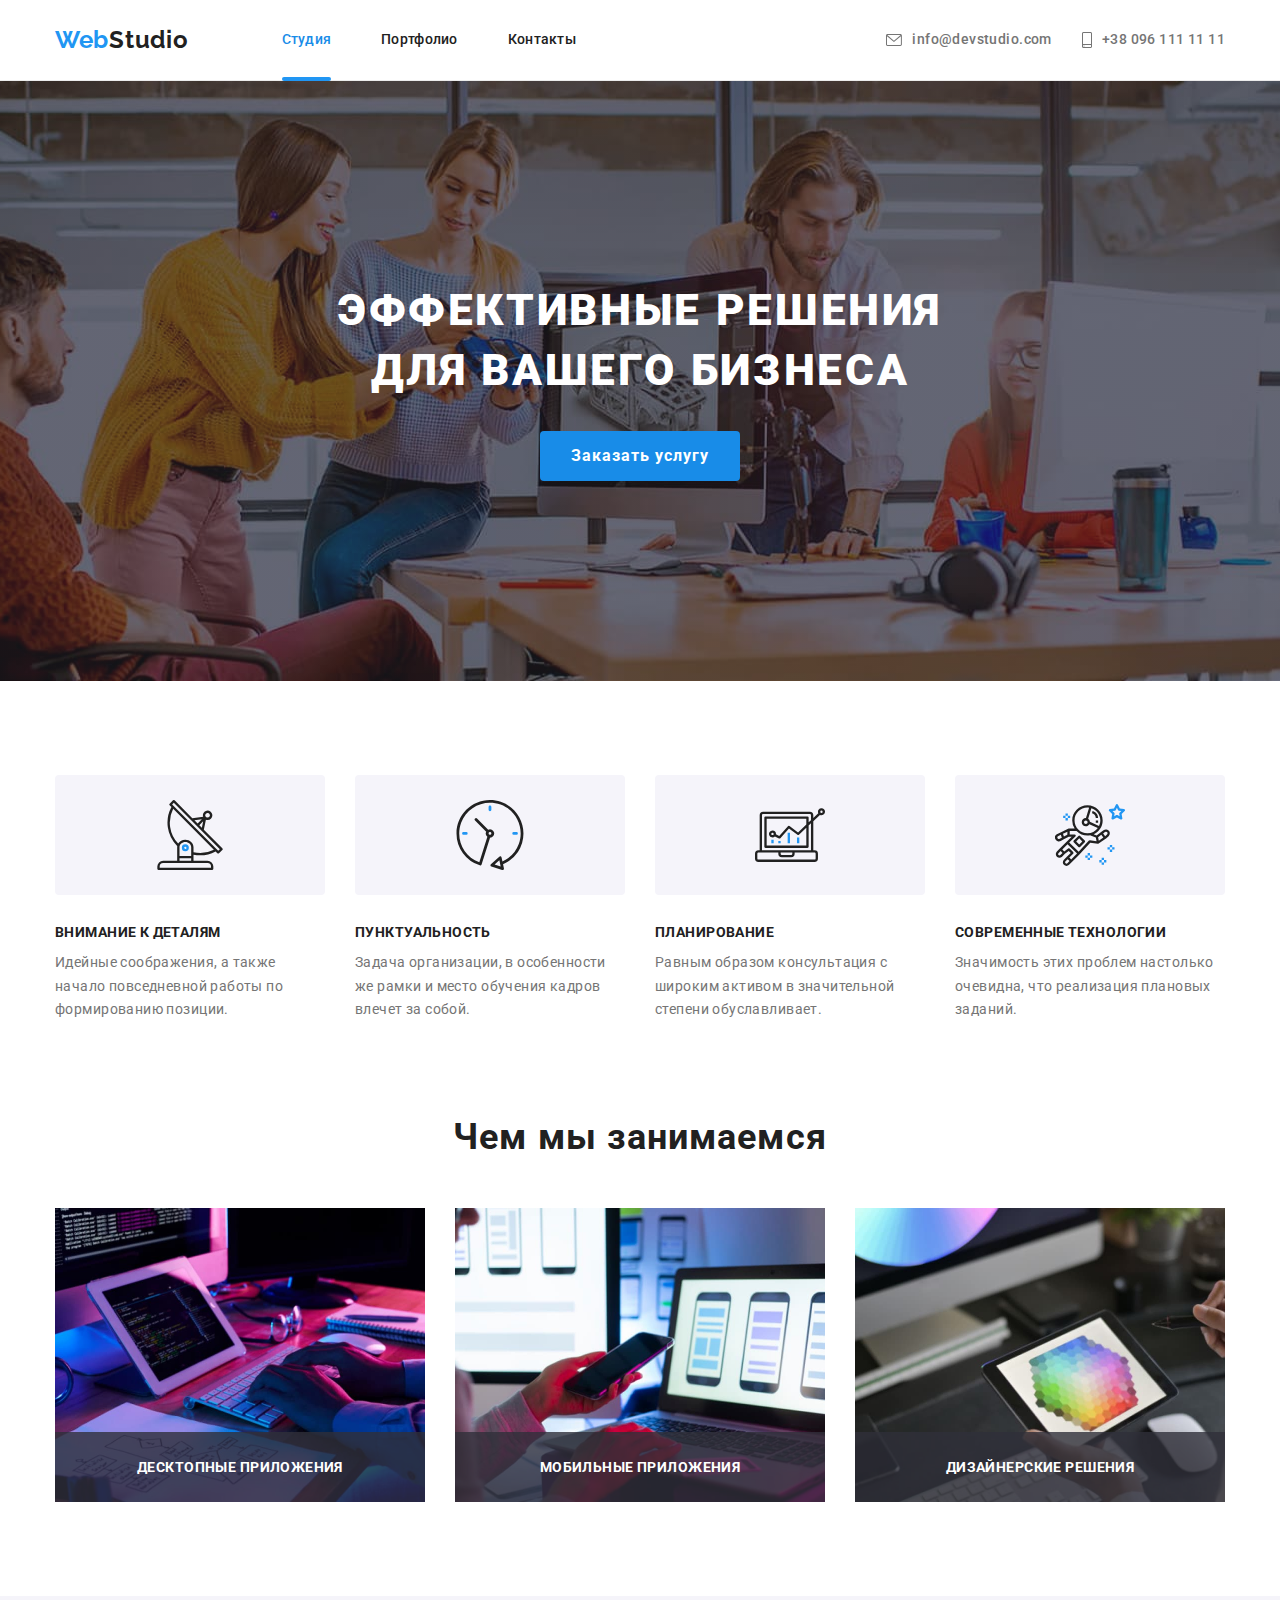
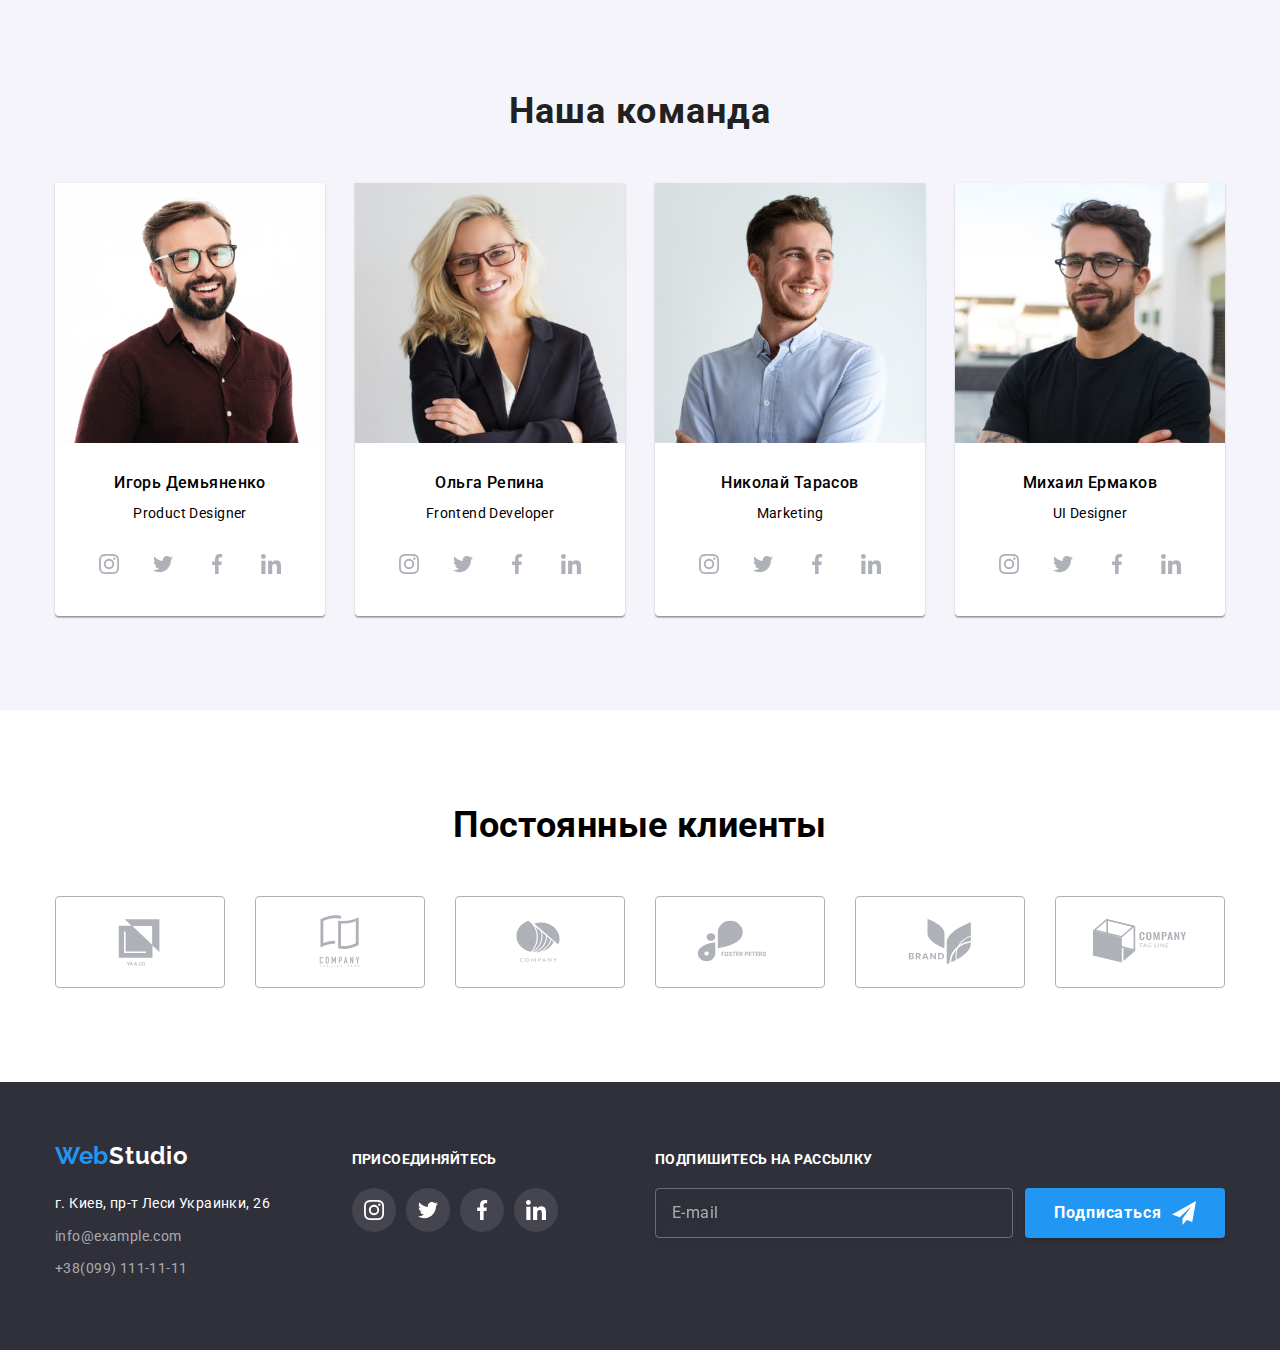
<file: index.html>
<!DOCTYPE html>
<html lang="ru">
  <head>
    <meta charset="UTF-8" />
    <meta http-equiv="X-UA-Compatible" content="IE=edge" />
    <meta name="viewport" content="width=device-width, initial-scale=1.0" />
    <title>WebStudio</title>

    <!-- <link rel="icon" type="image/png" sizes="16x16" href="./images/logo1.png" /> -->

    <link rel="icon" type="image/png" sizes="32x32" href="./favicon/logo1.png" />
    <link rel="icon" type="image/x-icon" sizes="32x32" href="./favicon/logo1.png" />
    
    <link rel="preconnect" href="https://fonts.googleapis.com" />
    <link rel="preconnect" href="https://fonts.gstatic.com" crossorigin />
    <link
      href="https://fonts.googleapis.com/css2?family=Raleway:wght@700&family=Roboto:wght@400;500;700;900&display=swap"
      rel="stylesheet"
    />
    <link rel="stylesheet" href="https://cdn.jsdelivr.net/npm/modern-normalize@1.1.0/modern-normalize.min.css" />
    <!-- <link rel="stylesheet" href="./css/styles.css" /> -->
    <link rel="stylesheet" href="./css/main.min.css" />
  </head>
  <body>
    <!-- Шапка сайта -->
    <!-- Верхняя линия -->
    <header class="page-header">
      <div class="container">
        <div class="page-header__nav">          
          <a href="./index.html" class="logo logo-tablet" lang="en">Web<span class="logo-dark">Studio</span></a>

          <button type="button" class="menu-button is-open" aria-expanded="false" aria-controls="menu-container" data-menu-button>
            
            <svg width="40" height="40" aria-label="Переключатель мобильного меню">
              <use class="icon-cross" href="./images/sprite.svg#cross"></use>
              <use class="icon-menu" href="./images/sprite.svg#menu"></use>
            </svg>
          </button>

          <div class="menu-container" id="menu-container" data-menu>

            
            <div class="menu-container__mobile">
              <ul class="site-nav list">
                <li class="site-nav__item">
                  <a class="site-nav__link site-nav__link--current" href="">Студия</a>
                </li>
                <li class="site-nav__item  site-nav__item--indent">
                  <a class="site-nav__link" href="./portfolio.html">Портфолио</a>
                </li>
                <li class="site-nav__item">
                  <a class="site-nav__link" href="">Контакты</a>
                </li>
              </ul>
              
              <div class="auth-nav">
                <ul class="auth-nav__item--size list">
                  <li class="auth-nav__item">
                    <a class="auth-nav__link link" href="">
                      <svg class="auth-nav__icon" width="16" height="12">
                        <use href="./images/symbol-defs.svg#mail"></use>
                      </svg>
                      info@devstudio.com</a>
                  </li>
                  <li class="auth-nav__item">
                    <a class="auth-nav__link auth-nav__link--tel link" href="">
                      <svg class="auth-nav__icon" width="10" height="16">
                        <use href="./images/symbol-defs.svg#phone"></use>
                      </svg>
                      +38 096 111 11 11</a>
                  </li>
                </ul>
              
                <ul class="socials-mobile">
                  <li class="socials-mobile__item"><a class="socials-mobile__link" href="">Instagram</a></li>
                  <li class="socials-mobile__item"><a class="socials-mobile__link" href="">Twitter</a></li>
                  <li class="socials-mobile__item"><a class="socials-mobile__link" href="">Facebook</a></li>
                  <li class="socials-mobile__item"><a class="socials-mobile__link" href="">LinkedIn</a></li>
                </ul>
              </div>

            </div>


                     
            
          </div>          
        </div>
      </div>      
    </header>
    
    <main>
      <!-- Герой -->
      <!-- Шапка -->
      <section class="hero">
        <div class="container">
          <h1 class="hero__title" data-open-modal>Эффективные решения для вашего бизнеса</h1>
          <button class="button" type="button" data-modal-open>Заказать услугу</button>
        </div>
      </section>
      


      <!-- Преимущества -->
      <!-- Особенности -->
      <section class="features">
        <div class="container">
          <ul class="features__list">
            <li class="features__column">
              <div class="features__icon ">
                <svg class="" width="70" height="70">
                  <use href="./images/symbol-defs.svg#antenna"></use>
                </svg>
              </div>
              <h3 class=" features__title">Внимание к деталям</h3>
              <p class=" features__text">
                Идейные соображения, а также начало повседневной работы по формированию позиции.
              </p>
            </li>

            <li class="features__column">
              <div class="features__icon ">
                <svg class="" width="70" height="70">
                  <use href="./images/symbol-defs.svg#clock"></use>
                </svg>
              </div>
              <h3 class=" features__title">Пунктуальность</h3>
              <p class=" features__text">
                Задача организации, в особенности же рамки и место обучения кадров влечет за собой.
              </p>
            </li>
            <li class="features__column">
              <div class="features__icon ">
                <svg class="" width="70" height="70">
                  <use href="./images/symbol-defs.svg#diagram"></use>
                </svg>
              </div>
              <h3 class=" features__title">Планирование</h3>
              <p class=" features__text">
                Равным образом консультация с широким активом в значительной степени обуславливает.
              </p>
            </li>
            <li class="features__column">
              <div class="features__icon ">
                <svg class="" width="70" height="70">
                  <use href="./images/symbol-defs.svg#astronaut"></use>
                </svg>
              </div>
              <h3 class=" features__title">Современные технологии</h3>
              <p class=" features__text">
                Значимость этих проблем настолько очевидна, что реализация плановых заданий.
              </p>
            </li>
          </ul>
        </div>
      </section>
      
      <!-- Чем мы занимаемся -->
      <section class="work">
        <div class="container">
          <h2 class="work__title">Чем мы занимаемся</h2>
          <!-- Examples -->
          <ul class="work__picture">
            <li class="work__picture-label ">
              <div class="">

                <img srcset="
                    ./images/examples/img-1-370.jpg 370w,
                    ./images/examples/img@2x-1-740.jpg 740w" 
                    src="./images/examples/img-1-370.jpg"
                    alt="Процес написания кода"
                    width="370" 
                    sizes="(min-width: 1200px) 100vw, 100vw">

                <!-- <img src="./images/box1.png" alt="Процес написания кода" width="370" /> -->

                <div class="work__list flexy">
                  <p class="work__text">
                    Десктопные приложения
                  </p>                
                </div>
              </div>
              
            </li>
            <li class="work__picture-label">
              <div class="">

                <img srcset="
                    ./images/examples/img-2-370.jpg 370w,
                    ./images/examples/img@2x-2-740.jpg 740w" 
                    src="./images/examples/img-2-370.jpg"
                  alt="Варианты разметки контента на телефоне" 
                  width="370" 
                  sizes="(min-width: 1200px) 100vw, 100vw">

                <!-- <img src="./images/box2.png" alt="Варианты разметки контента на телефоне" width="370" /> -->

                <div class="work__list flexy">
                  <p class="work__text">
                    Мобильные приложения
                  </p>
                </div>
              </div>              
            </li>
            <li class="work__picture-label">
              <div class="">

                <img srcset="
                    ./images/examples/img-3-370.jpg 370w,
                    ./images/examples/img@2x-3-740.jpg 740w" 
                    src="./images/examples/img-3-370.jpg"
                  alt="Подбор цвета с кругового понтонника" 
                  width="370" 
                  sizes="(min-width: 1200px) 100vw, 100vw">

                <!-- <img src="./images/box3.png" alt="Подбор цвета с кругового понтонника" width="370" /> -->

                <div class="work__list flexy">
                  <p class="work__text">
                    Дизайнерские решения
                  </p>
                </div>
              </div>              
            </li>
          </ul>
        </div>
      </section>

      <!-- Наша команда -->
      <section class="team">
        <div class="container">
          <h2 class="team__title">Наша команда</h2>

          <ul class="team__row">
            <li class="team__column "> 

              <img srcset="
                ./images/team/img-450.jpg 1x, 
                ./images/team/img-900@2x.jpg 2x,
                ./images/team/img-450.jpg  450w, 
                ./images/team/img-900.jpg  900w,
                ./images/team/img-450.jpg  354w, 
                ./images/team/img-900.jpg  708w,
                ./images/team/img-450.jpg  270w, 
                ./images/team/img-900.jpg  540w," 
                src="./images/team/img-450.jpg" 
                alt="Игорь Демьяненко, дизайнер продукта " 
                width="450"
                sizes="(min-width: 1200px) 25vw, (min-width: 768px) 50vw, (min-width: 480px) 100vw, 100vw" />

              <div class="team__about">
                <h3 class="team__title-info">Игорь Демьяненко</h3>
                <p class="team__profesion " lang="en">Product Designer</p>

                <ul class="social-row flexy">
                  <li class="social-row__icon">
                    <a class="social-row__link flexy" href="https://www.instagram.com" rel="">
                      <svg class="social-row__link-svg" width="20" height="20">
                        <use href="./images/symbol-defs.svg#instagram"></use>
                      </svg>
                    </a>
                  </li>
                  <li class="social-row__icon">
                    <a class="social-row__link flexy" href="https://www.twitter.com" rel="">
                      <svg class="social-row__link-svg" width="20" height="20">
                        <use href="./images/symbol-defs.svg#twitter"></use>
                      </svg>
                    </a>
                  </li>
                  <li class="social-row__icon">
                    <a class="social-row__link flexy" href="https://www.facebook.com" rel="">
                      <svg class="social-row__link-svg" width="20" height="20">
                        <use href="./images/symbol-defs.svg#facebook"></use>
                      </svg>
                    </a>
                  </li>
                  <li class="social-row__icon">
                    <a class="social-row__link flexy" href="https://www.facebook.com" rel="">
                      <svg class="social-row__link-svg" width="20" height="20">
                        <use href="./images/symbol-defs.svg#linkedin"></use>
                      </svg>
                    </a>
                  </li>
                </ul>
              </div>
            </li>

            <li class="team__column ">

              <img srcset="
                  ./images/team/img(1)-450.jpg 1x, 
                  ./images/team/img(1)@2x-900.jpg 2x,
                  ./images/team/img(1)-450.jpg  450w, 
                  ./images/team/img(1)-900.jpg  900w,
                  ./images/team/img(1)-450.jpg  354w, 
                  ./images/team/img(1)-900.jpg  708w,
                  ./images/team/img(1)-450.jpg  270w, 
                  ./images/team/img(1)-900.jpg  540w," 
                  src="./images/team/img(1)-450.jpg" alt="Ольга Репина, фронтенд-разработчик" width="450"
                sizes="(min-width: 1200px) 25vw, (min-width: 768px) 50vw, (min-width: 480px) 100vw, 100vw" />

              <!-- <img src="./images/img(1).jpg" alt="Ольга Репина, фронтенд-разработчик" width="450" /> -->

              <div class="team__about">
                <h3 class="team__title-info">Ольга Репина</h3>
                <p class="team__profesion " lang="en">Frontend Developer</p>

                <ul class="social-row flexy">
                  <li class="social-row__icon">
                    <a class="social-row__link flexy" href="https://www.instagram.com" rel="">
                      <svg class="social-row__link-svg" width="20" height="20">
                        <use href="./images/symbol-defs.svg#instagram"></use>
                      </svg>
                    </a>
                  </li>
                  <li class="social-row__icon">
                    <a class="social-row__link flexy" href="https://www.twitter.com" rel="">
                      <svg class="social-row__link-svg" width="20" height="20">
                        <use href="./images/symbol-defs.svg#twitter"></use>
                      </svg>
                    </a>
                  </li>
                  <li class="social-row__icon">
                    <a class="social-row__link flexy" href="https://www.facebook.com" rel="">
                      <svg class="social-row__link-svg" width="20" height="20">
                        <use href="./images/symbol-defs.svg#facebook"></use>
                      </svg>
                    </a>
                  </li>
                  <li class="social-row__icon">
                    <a class="social-row__link flexy" href="https://www.facebook.com" rel="">
                      <svg class="social-row__link-svg" width="20" height="20">
                        <use href="./images/symbol-defs.svg#linkedin"></use>
                      </svg>
                    </a>
                  </li>
                </ul>
              </div>
            </li>
            <li class="team__column ">

              <img srcset="
                  ./images/team/img(2)-450.jpg 1x, 
                  ./images/team/img(2)@2x-900.jpg 2x,
                  ./images/team/img(2)-450.jpg  450w, 
                  ./images/team/img(2)-900.jpg  900w,
                  ./images/team/img(2)-450.jpg  354w, 
                  ./images/team/img(2)-900.jpg  708w,
                  ./images/team/img(2)-450.jpg  270w, 
                  ./images/team/img(2)-900.jpg  540w," 
                  src="./images/team/img(2)-450.jpg" alt="Николай Тарасов, маркетолог" width="450"
                sizes="(min-width: 1200px) 25vw, (min-width: 768px) 50vw, (min-width: 480px) 100vw, 100vw" />

              <!-- <img src="./images/img(2).jpg" alt="Николай Тарасов, маркетолог" width="450" /> -->

              <div class="team__about">
                <h3 class="team__title-info">Николай Тарасов</h3>
                <p class="team__profesion " lang="en">Marketing</p>

                <ul class="social-row flexy">
                  <li class="social-row__icon">
                    <a class="social-row__link flexy" href="https://www.instagram.com" rel="">
                      <svg class="social-row__link-svg" width="20" height="20">
                        <use href="./images/symbol-defs.svg#instagram"></use>
                      </svg>
                    </a>
                  </li>
                  <li class="social-row__icon">
                    <a class="social-row__link flexy" href="https://www.twitter.com" rel="">
                      <svg class="social-row__link-svg" width="20" height="20">
                        <use href="./images/symbol-defs.svg#twitter"></use>
                      </svg>
                    </a>
                  </li>
                  <li class="social-row__icon">
                    <a class="social-row__link flexy" href="https://www.facebook.com" rel="">
                      <svg class="social-row__link-svg" width="20" height="20">
                        <use href="./images/symbol-defs.svg#facebook"></use>
                      </svg>
                    </a>
                  </li>
                  <li class="social-row__icon">
                    <a class="social-row__link flexy" href="https://www.facebook.com" rel="">
                      <svg class="social-row__link-svg" width="20" height="20">
                        <use href="./images/symbol-defs.svg#linkedin"></use>
                      </svg>
                    </a>
                  </li>
                </ul>
              </div>
            </li>
            <li class="team__column ">

              <img srcset="
                  ./images/team/img(3)-450.jpg 1x, 
                  ./images/team/img(3)@2x-900.jpg 2x,
                  ./images/team/img(3)-450.jpg  450w, 
                  ./images/team/img(3)-900.jpg  900w,
                  ./images/team/img(3)-450.jpg  354w, 
                  ./images/team/img(3)-900.jpg  708w,
                  ./images/team/img(3)-450.jpg  270w, 
                  ./images/team/img(3)-900.jpg  540w," 
                  src="./images/team/img(3)-450.jpg" alt="Михаил Ермаков, дизайнер пользовательского интерфейса" width="450"
                sizes="(min-width: 1200px) 25vw, (min-width: 768px) 50vw, (min-width: 480px) 100vw, 100vw" />

              <!-- <img src="./images/img(3).jpg" alt="Михаил Ермаков, дизайнер пользовательского интерфейса" width="450" /> -->

              <div class="team__about">
                <h3 class="team__title-info">Михаил Ермаков</h3>
                <p class="team__profesion " lang="en">UI Designer</p>

                <ul class="social-row flexy">
                  <li class="social-row__icon">
                    <a class="social-row__link flexy" href="https://www.instagram.com" rel="">
                      <svg class="social-row__link-svg" width="20" height="20">
                        <use href="./images/symbol-defs.svg#instagram"></use>
                      </svg>
                    </a>
                  </li>
                  <li class="social-row__icon">
                    <a class="social-row__link flexy" href="https://www.twitter.com" rel="">
                      <svg class="social-row__link-svg" width="20" height="20">
                        <use href="./images/symbol-defs.svg#twitter"></use>
                      </svg>
                    </a>
                  </li>
                  <li class="social-row__icon">
                    <a class="social-row__link flexy" href="https://www.facebook.com" rel="">
                      <svg class="social-row__link-svg" width="20" height="20">
                        <use href="./images/symbol-defs.svg#facebook"></use>
                      </svg>
                    </a>
                  </li>
                  <li class="social-row__icon">
                    <a class="social-row__link flexy" href="https://www.facebook.com" rel="">
                      <svg class="social-row__link-svg" width="20" height="20">
                        <use href="./images/symbol-defs.svg#linkedin"></use>
                      </svg>
                    </a>
                  </li>
                </ul>
              </div>
            </li>
          </ul>
        </div>
      </section>

      <!-- Постоянные клиенты -->
      <section class="clients">
        <div class="container">
          <h2 class="clients__title">Постоянные клиенты</h2>
          <ul class="clients__row">
            <li class="clients__inner">
              <a class="clients__label flexy" href="#" rel="noopener noreferrer">
                <svg class="clients__icon" width="106" height="60">
                  <use href="./images/symbol-defs.svg#ya-and-co"></use>
                </svg>
              </a>
            </li>
            <li class="clients__inner">
              <a class="clients__label flexy" href="#" rel="noopener noreferrer">
                <svg class="clients__icon" width="106" height="60">
                  <use href="./images/symbol-defs.svg#company-tagline-here"></use>
                </svg>
              </a>
            </li>
            <li class="clients__inner">
              <a class="clients__label flexy" href="#" rel="noopener noreferrer">
                <svg class="clients__icon" width="106" height="60">
                  <use href="./images/symbol-defs.svg#company"></use>
                </svg>
              </a>
            </li>
            <li class="clients__inner">
              <a class="clients__label flexy" href="#" rel="noopener noreferrer">
                <svg class="clients__icon" width="106" height="60">
                  <use href="./images/symbol-defs.svg#foster-peters"></use>
                </svg>
              </a>
            </li>
            <li class="clients__inner">
              <a class="clients__label flexy" href="#" rel="noopener noreferrer">
                <svg class="clients__icon" width="106" height="60">
                  <use href="./images/symbol-defs.svg#brand"></use>
                </svg>
              </a>
            </li>
            <li class="clients__inner">
              <a class="clients__label flexy" href="#" rel="noopener noreferrer">
                <svg class="clients__icon" width="106" height="60">
                  <use href="./images/symbol-defs.svg#company-tag-line"></use>
                </svg>
              </a>
            </li>
          </ul>
        </div>
      </section>
    </main>

    <!-- Футер -->    
    <!-- Подвал -->
    <footer class="page-footer">
      <div class="container">
        <div class="page-footer__box flexy">

          <div class="page-footer__vraper">
            <!-- Logo-address -->
            <div class="page-footer__logo-address">
              <a href="" class="logo page-footer__logo" lang="en">Web<span class="page-footer__logo-white" lang="en">Studio</span>
              </a>
            
              <address class="">
                <ul class="page-footer__link">
                  <li class="page-footer__item">
                    <a href="г.Киев,пр-тЛесиУкраинки,26" class="page-footer__address">г. Киев, пр-т Леси Украинки, 26</a>
                    
                  </li>
                  <li class="page-footer__item">
                    <a href="info@example.com" class="page-footer__links">info@example.com</a>
                  </li>
                  <li class="page-footer__item">
                    <a href="tel:+380991111111" class="page-footer__links">+38(099) 111-11-11</a>
                  </li>
                </ul>
              </address>
            </div>
            
            <!-- <h2>Соцыальные сети</h2> -->
            <div class="footer-social">
              <h3 class="footer-social__slogan">присоединяйтесь</h3>
              <ul class="social-row flexy">
                <li class="social-row__icon">
                  <a class="social-row__link flexy" href="https://www.instagram.com" target="_blank" rel="noopener noreferrer"
                    aria-label="Instagram">
                    <svg class="social-row__link-svg social-row__link--white" width="20" height="20">
                      <use href="./images/symbol-defs.svg#instagram"></use>
                    </svg>
                  </a>
                </li>
                <li class="social-row__icon">
                  <a class="social-row__link flexy " href="https://www.twitter.com" target="_blank" rel="noopener noreferrer"
                    aria-label="Twitter">
                    <svg class="social-row__link-svg social-row__link--white" width="20" height="20">
                      <use href="./images/symbol-defs.svg#twitter"></use>
                    </svg>
                  </a>
                </li>
                <li class="social-row__icon">
                  <a class="social-row__link flexy " href="https://www.facebook.com" target="_blank" rel="noopener noreferrer"
                    aria-label="Facebook">
                    <svg class="social-row__link-svg social-row__link--white" width="20" height="20">
                      <use href="./images/symbol-defs.svg#facebook"></use>
                    </svg>
                  </a>
                </li>
                <li class="social-row__icon">
                  <a class="social-row__link flexy " href="https://www.linkedin.com" target="_blank" rel="noopener noreferrer"
                    aria-label="LinkedIn">
                    <svg class="social-row__link-svg social-row__link--white" width="20" height="20">
                      <use href="./images/symbol-defs.svg#linkedin"></use>
                    </svg>
                  </a>
                </li>
              </ul>
            </div>
          </div>
          
        
          <!-- форма подписки -->
          <form class="page-footer__form">
            <label for="page-footer__email" class="footer-social__slogan">Подпишитесь на рассылку</label>
            <div class="page-footer__input">
              <input type="email" name="email-signin" id="page-footer__email" class="page-footer__form-input"
                placeholder="E-mail">
              <button type="submit" class="page-footer__btn flexy">
                Подписаться
                <svg class="icon-send" width="24" height="24">
                  <use href="./images/symbol-defs-plane.svg#icon-icon-send-11"></use>
                </svg>
              </button>
            </div>
          </form>
        
        </div>
      </div>
      
    </footer>

    <!--M0dal -->
    <div class="backdrop is-hidden"	data-modal>
      <div class="modal">        

        <div class="flexy" data-modal-close="">
          <svg class="modal__close-btn" width="18" height="18">
            <use href="./images/symbol-defs-close-black.svg#icon-close-black-18dp-2-1-2"></use>
          </svg>
        </div>        

        <form class="form">
          <h2 class="form__title">Оставьте свои данные, мы вам перезвоним</h2>
          
          <label class="form-field">
            <span class="form-label">Имя</span>
            <input type="text" class="form-input" name="name" placeholder=" " />            
            <svg class="modal-form-icon" width="18" height="18">
              <use href="./images/symbol-defs-modal2.svg#icon-person-black"></use>
            </svg>
          </label>          
         
          <label class="form-field">
            <span class="tel">Телефон</span>
            <input type="tel" class="form-input" name="tel" placeholder="" />            
            <svg class="modal-form-icon" width="18" height="18">
              <use href="./images/symbol-defs-modal2.svg#icon-phone-black-18dp-1-1"></use>
            </svg>
          </label>         

          <label class="form-field">
            <span class="mail">Почта</span>
            <input type="email" class="form-input" name="mail" placeholder="" />            
            <svg class="modal-form-icon" width="18" height="18">
              <use href="./images/symbol-defs-modal2.svg#icon-email-black-18dp-1-1"></use>
            </svg>
          </label> 
          
          <label class="form-field-comment form-field">

            
            <span>Комментарий</span>
            <textarea
              class="comment form-input"
              name="comment"
              id="comment"
              rows="8"
              placeholder="Введите текст"
            ></textarea>            
          </label>
    
          <div class="form-field-contract">
            <label class="field">
              <input class="checkbox" type="checkbox" name="topic" value="html" />
              <span class="icon"></span>
              <span class="policy">Соглашаюсь с рассылкой и принимаю
                <a class="policy-accent" href="#">Условия договора</a>
              </span>
              
            </label>            
          </div>    
          <button class="btn-modal flexy" type="submit">Отправить</button>
        </form>
        
      </div>
    </div>

    <script src="./js/mobile-menu.js"></script>
    <!-- Modal -->
    <script src="./js/modal.js"></script>    
  </body>
</html>
</file>
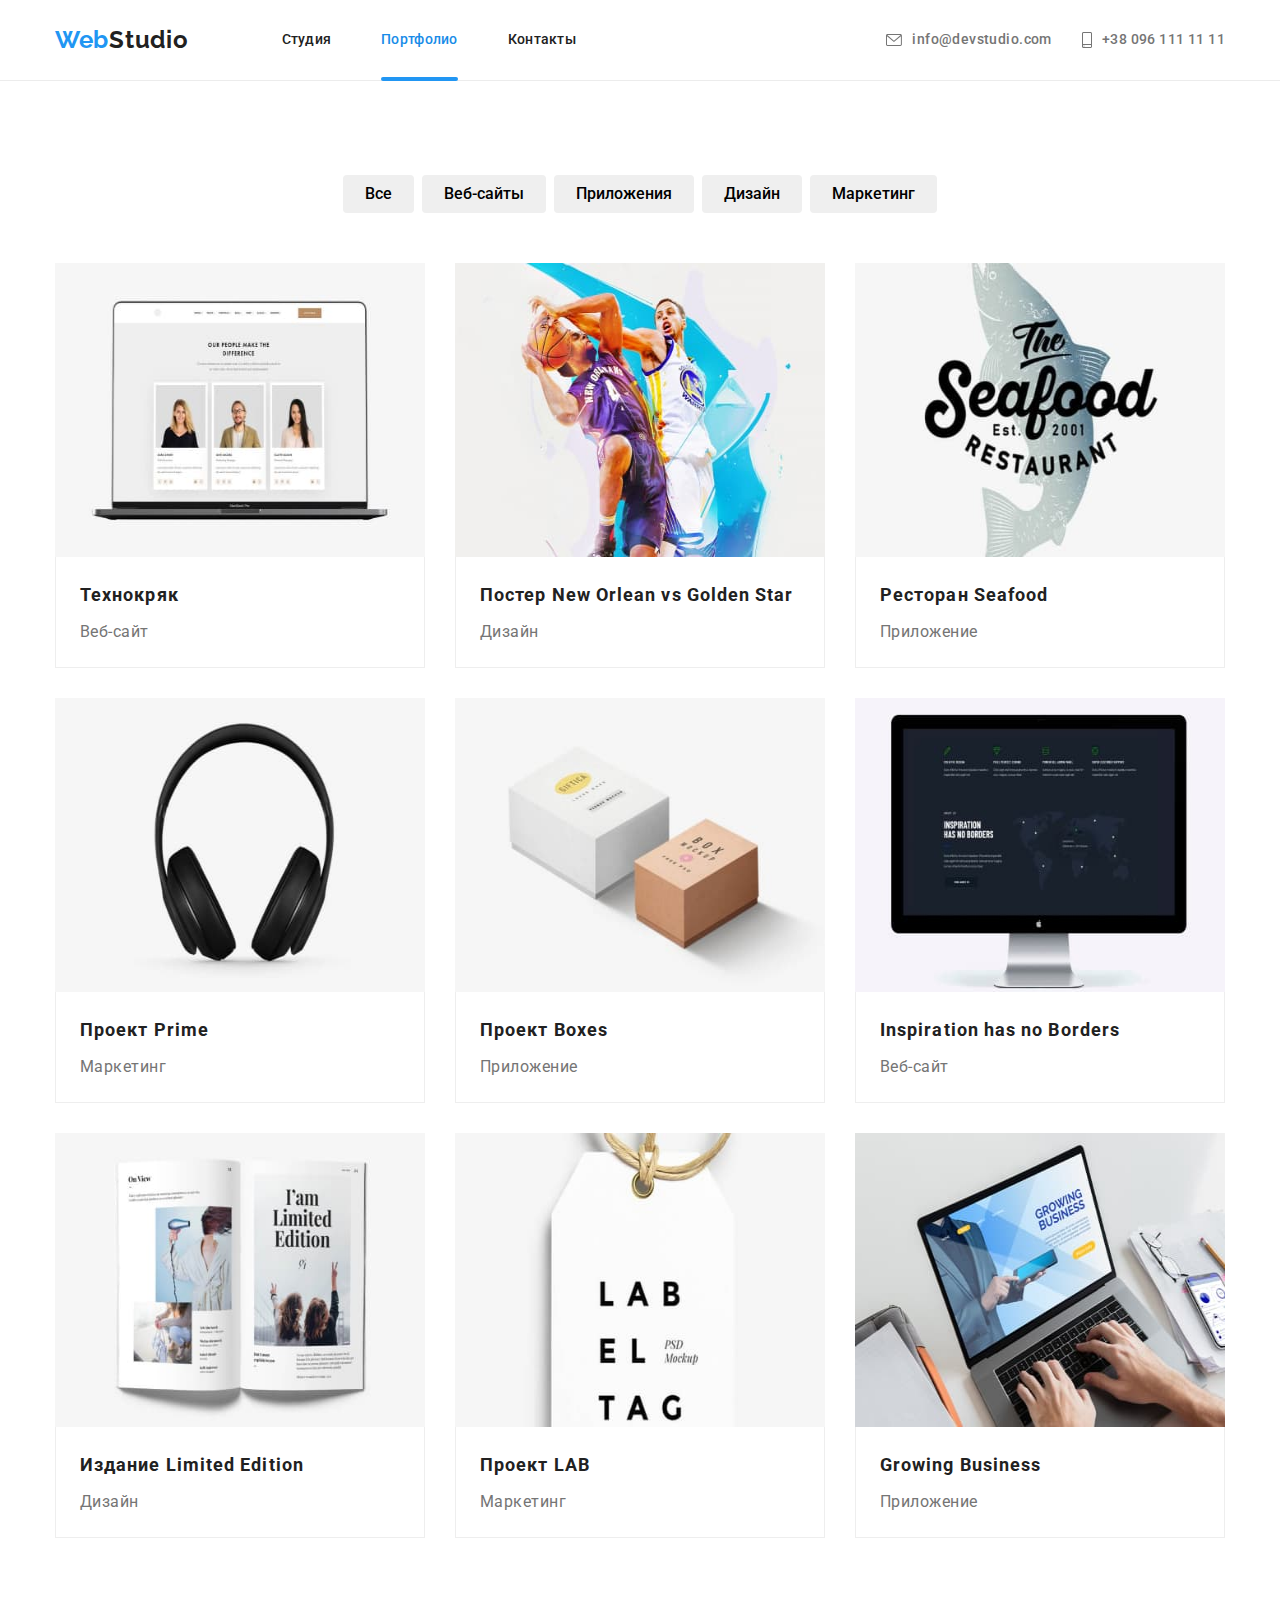
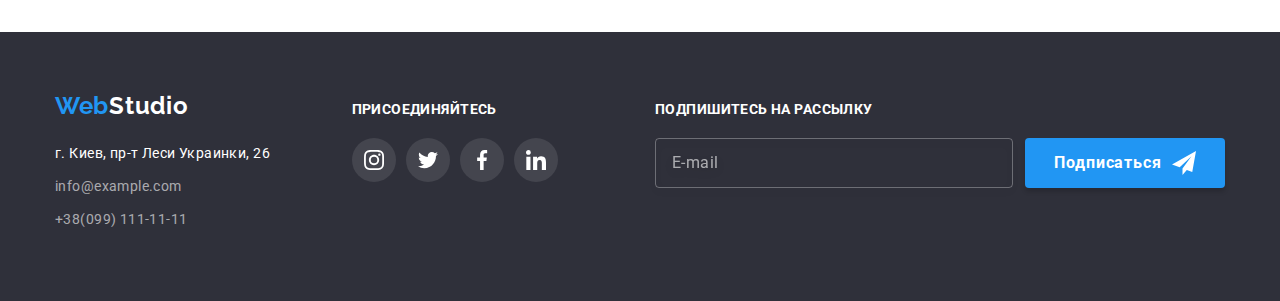
<file: portfolio.html>
<!DOCTYPE html>
<html lang="ru">
<head>
    <meta charset="UTF-8">
    <meta http-equiv="X-UA-Compatible" content="IE=edge">
    <meta name="viewport" content="width=device-width, initial-scale=1.0">
    <title>WebStudio</title>

    <link rel="icon" type="image/x-icon" sizes="32x32" href="./favicon/logo1.png" />

    <link rel="preconnect" href="https://fonts.googleapis.com">
    <link rel="preconnect" href="https://fonts.gstatic.com" crossorigin>
    <link href="https://fonts.googleapis.com/css2?family=Raleway:wght@700&family=Roboto:wght@400;500;700;900&display=swap"
        rel="stylesheet">
    <link rel="stylesheet" href="https://cdn.jsdelivr.net/npm/modern-normalize@1.1.0/modern-normalize.min.css">
    <!-- <link rel="stylesheet" href="./css/styles.css"> -->
    <link rel="stylesheet" href="./css/main.min.css" />
</head>
    <body>
        <!-- <h1>Страница Портфолио</h1> -->
        <!-- Шапка сайта -->
        <!-- Верхняя линия -->
        <header class="page-header">
            <div class="container">
                <div class="page-header__nav">                   
                    <a href="./index.html" class="logo logo-tablet" lang="en">Web<span class="logo-dark">Studio</span></a>
            
                    <button type="button" class="menu-button is-open" aria-expanded="false" aria-controls="menu-container" data-menu-button>
                        <!--  aria-expanded="false" aria-controls="menu-container"
                                                data-menu-button> -->
                        <svg width="40" height="40" aria-label="Переключатель мобильного меню">
                            <use class="icon-cross" href="./images/sprite.svg#cross"></use>
                            <use class="icon-menu" href="./images/sprite.svg#menu"></use>
                        </svg>
                    </button>

                    <div class="menu-container" id="menu-container" data-menu>

                        <div class="menu-container__mobile">
                            <ul class="site-nav list">
                                <li class="site-nav__item">
                                    <a class="site-nav__link" href="./index.html">Студия</a>
                                </li>
                                <li class="site-nav__item site-nav__item--indent">
                                    <a class="site-nav__link site-nav__link--current" href="">Портфолио</a>
                                </li>
                                <li class="site-nav__item">
                                    <a class="site-nav__link" href="">Контакты</a>
                                </li>
                            </ul>
                            
                            <div class="auth-nav">
                                <ul class="auth-nav__item--size list">
                                    <li class="auth-nav__item">
                                        <a class="auth-nav__link link" href="">
                                            <svg class="auth-nav__icon" width="16" height="12">
                                                <use href="./images/symbol-defs.svg#mail"></use>
                                            </svg>
                                            info@devstudio.com</a>
                                    </li>
                                    <li class="auth-nav__item">
                                        <a class="auth-nav__link auth-nav__link--tel link" href="">
                                            <svg class="auth-nav__icon" width="10" height="16">
                                                <use href="./images/symbol-defs.svg#phone"></use>
                                            </svg>
                                            +38 096 111 11 11</a>
                                    </li>
                                </ul>
                            
                                <ul class="socials-mobile">
                                    <li class="socials-mobile__item"><a class="socials-mobile__link" href="">Instagram</a></li>
                                    <li class="socials-mobile__item"><a class="socials-mobile__link" href="">Twitter</a></li>
                                    <li class="socials-mobile__item"><a class="socials-mobile__link" href="">Facebook</a></li>
                                    <li class="socials-mobile__item"><a class="socials-mobile__link" href="">LinkedIn</a></li>
                                </ul>
                            </div>
                        </div>
                        
                    </div>

                                
                    
                </div>
            </div>        
        </header>    
            
        <main>
            <!-- Герой -->
            <!-- Портфолио -->
            <section class="portfolio">
                <div class="container">            
                
                    <!-- Фильтр -->
                    <!-- filters -->           
                    <ul class="filters-row list">
                        <li class="filters-row__btn">
                            <button type="button" 
                            class="filters-row__btn--active ">Все</button>
                        </li>
                        <li class="filters-row__btn">
                            <button type="button" 
                            class="filters-row__btn--active ">Веб-сайты</button>
                        </li>
                        <li class="filters-row__btn">
                            <button type="button" 
                            class="filters-row__btn--active ">Приложения</button>
                        </li>
                        <li class="filters-row__btn">
                            <button type="button" 
                            class="filters-row__btn--active ">Дизайн</button>
                        </li>
                        <li class="filters-row__btn">
                            <button type="button" 
                            class="filters-row__btn--active ">Маркетинг</button>
                        </li>
                    </ul>
                
                    <!-- Примеры работ -->
                    <!-- Рrojects -->                
                    <ul class="card-set">
                        <li class="card-set__item">
                            <a href="" class="card-set__project">
                                <div class="overlay-box">

                                    <img srcset="
                                        ./images/portfolio/card-1-450-img.jpg 450w,
                                        ./images/portfolio/card-1-900-img@2x.jpg 900w,
                                        ./images/portfolio/card-1-450-img.jpg 354w,
                                        ./images/portfolio/card-1-900-img@2x.jpg 708w,
                                        ./images/portfolio/card-1-450-img.jpg 370w,
                                        ./images/portfolio/card-1-900-img@2x.jpg 740w"
                                        src="./images/portfolio/card-1-450-img.jpg" alt="Веб-сайт" width="450"
                                        sizes="(min-width: 1200px) 33vw, (min-width: 768px) 50vw, (min-width: 480px) 100vw, 100vw">

                                    <!-- <img src="./images/img-.jpg" alt="Веб-сайт" width="450" /> -->

                                    <div class="overlay-box__hidden">
                                        <p class="overlay-box__text">Технокряк это современная площадка распространения коронавируса. Компании используют
                                            эту платформу для цифрового шпионажа и атак на защищённые сервера конкурентов.</p>
                                    </div>
                                </div>
                                <div class="project__description">
                                    <h2 class="project__title">Технокряк</h2>
                                    <p class="project__text project__text-size">Веб-сайт</p>
                                </div>
                            </a>
                        </li>
                        <li class="card-set__item">
                            <a href="" class="card-set__project">
                                <div class="overlay-box">

                                    <img srcset="
                                        ./images/portfolio/card-2-450-img.jpg 450w,
                                        ./images/portfolio/card-2-900-img@2x.jpg 900w,
                                        ./images/portfolio/card-2-450-img.jpg 354w,
                                        ./images/portfolio/card-2-900-img@2x.jpg 708w,
                                        ./images/portfolio/card-2-450-img.jpg 370w,
                                        ./images/portfolio/card-2-900-img@2x.jpg 740w"
                                        src="./images/portfolio/card-2-450-img.jpg" alt="Дизайн" width="450"
                                        sizes="(min-width: 1200px) 33vw, (min-width: 768px) 50vw, (min-width: 480px) 100vw, 100vw">

                                    <!-- <img src="./images/img-(1).jpg" alt="Дизайн" width="450" /> -->

                                    <div class="overlay-box__hidden">
                                        <p class="overlay-box__text">Технокряк это современная площадка распространения коронавируса. Компании используют
                                            эту платформу для цифрового шпионажа и атак на защищённые сервера конкурентов.</p>
                                    </div>
                                </div>
                                
                                <div class="project__description">                                    
                                    <h2 class="project__title ">Постер New Orlean vs Golden Star</h2>
                                    <p class="project__text ">Дизайн</p>
                                </div>
                            </a>
                        </li>
                        <li class="card-set__item">
                            <a href="" class="card-set__project">
                                <div class="overlay-box">

                                    <img srcset="
                                        ./images/portfolio/card-3-450-img.jpg 450w,
                                        ./images/portfolio/card-3-900-img@2x.jpg 900w,
                                        ./images/portfolio/card-3-450-img.jpg 354w,
                                        ./images/portfolio/card-3-900-img@2x.jpg 708w,
                                        ./images/portfolio/card-3-450-img.jpg 370w,
                                        ./images/portfolio/card-3-900-img@2x.jpg 740w"
                                        src="./images/portfolio/card-3-450-img.jpg" alt="Приложение" width="450"
                                        sizes="(min-width: 1200px) 33vw, (min-width: 768px) 50vw, (min-width: 480px) 100vw, 100vw">

                                    <!-- <img src="./images/img-(2).jpg" alt="Приложение" width="450" /> -->

                                    <div class="overlay-box__hidden">
                                        <p class="overlay-box__text">Технокряк это современная площадка распространения коронавируса. Компании используют
                                            эту платформу для цифрового шпионажа и атак на защищённые сервера конкурентов.</p>
                                    </div>
                                </div>
                                
                                <div class="project__description">                                    
                                    <h2 class="project__title ">Ресторан Seafood</h2>
                                    <p class="project__text ">Приложение</p>
                                </div>
                            </a>
                        </li>
                        <li class="card-set__item">
                            <a href="" class="card-set__project">
                                <div class="overlay-box">

                                    <img srcset="
                                        ./images/portfolio/card-4-450-img.jpg 450w,
                                        ./images/portfolio/card-4-900-img@2x.jpg 900w,
                                        ./images/portfolio/card-4-450-img.jpg 354w,
                                        ./images/portfolio/card-4-900-img@2x.jpg 708w,
                                        ./images/portfolio/card-4-450-img.jpg 370w,
                                        ./images/portfolio/card-4-900-img@2x.jpg 740w"
                                        src="./images/portfolio/card-4-450-img.jpg" alt="Маркетинг" width="450"
                                        sizes="(min-width: 1200px) 33vw, (min-width: 768px) 50vw, (min-width: 480px) 100vw, 100vw">

                                    <!-- <img src="./images/img-(3).jpg" alt="Маркетинг" width="450" /> -->

                                    <div class="overlay-box__hidden">
                                        <p class="overlay-box__text">Технокряк это современная площадка распространения коронавируса. Компании используют
                                            эту платформу для цифрового шпионажа и атак на защищённые сервера конкурентов.</p>
                                    </div>
                                </div>
                                
                                <div class="project__description">                                    
                                    <h2 class="project__title ">Проект Prime</h2>
                                    <p class="project__text ">Маркетинг</p>
                                </div>
                            </a>
                        </li>
                        <li class="card-set__item">
                            <a href="" class="card-set__project">
                                <div class="overlay-box">

                                    <img srcset="
                                        ./images/portfolio/card-5-450-img.jpg 450w,
                                        ./images/portfolio/card-5-900-img@2x.jpg 900w,
                                        ./images/portfolio/card-5-450-img.jpg 354w,
                                        ./images/portfolio/card-5-900-img@2x.jpg 708w,
                                        ./images/portfolio/card-5-450-img.jpg 370w,
                                        ./images/portfolio/card-5-900-img@2x.jpg 740w"
                                        src="./images/portfolio/card-5-450-img.jpg" alt="Приложение" width="450"
                                        sizes="(min-width: 1200px) 33vw, (min-width: 768px) 50vw, (min-width: 480px) 100vw, 100vw">

                                    <!-- <img src="./images/img-(4).jpg" alt="Приложение" width="450" /> -->

                                    <div class="overlay-box__hidden">
                                        <p class="overlay-box__text">Технокряк это современная площадка распространения коронавируса. Компании используют
                                            эту платформу для цифрового шпионажа и атак на защищённые сервера конкурентов.</p>
                                    </div>
                                </div>
                                
                                <div class="project__description">                                    
                                    <h2 class="project__title ">Проект Boxes</h2>
                                    <p class="project__text ">Приложение</p>
                                </div>
                            </a>
                        </li>
                        <li class="card-set__item">
                            <a href="" class="card-set__project">
                                <div class="overlay-box">

                                    <img srcset="
                                        ./images/portfolio/card-6-450-img.jpg 450w,
                                        ./images/portfolio/card-6-900-img@2x.jpg 900w,
                                        ./images/portfolio/card-6-450-img.jpg 354w,
                                        ./images/portfolio/card-6-900-img@2x.jpg 708w,
                                        ./images/portfolio/card-6-450-img.jpg 370w,
                                        ./images/portfolio/card-6-900-img@2x.jpg 740w"
                                        src="./images/portfolio/card-6-450-img.jpg" alt="Веб-сайт" width="450"
                                        sizes="(min-width: 1200px) 33vw, (min-width: 768px) 50vw, (min-width: 480px) 100vw, 100vw">

                                    <!-- <img src="./images/img-(5).jpg" alt="Веб-сайт" width="450" /> -->

                                    <div class="overlay-box__hidden">
                                        <p class="overlay-box__text">Технокряк это современная площадка распространения коронавируса. Компании используют
                                            эту платформу для цифрового шпионажа и атак на защищённые сервера конкурентов.</p>
                                    </div>
                                </div>
                                
                                <div class="project__description">                                    
                                    <h2 class="project__title ">Inspiration has no Borders</h2>
                                    <p class="project__text ">Веб-сайт</p>
                                </div>
                            </a>
                        </li>
                        <li class="card-set__item">
                            <a href="" class="card-set__project">
                                <div class="overlay-box">

                                    <img srcset="
                                        ./images/portfolio/card-7-450-img.jpg 450w,
                                        ./images/portfolio/card-7-900-img@2x.jpg 900w,
                                        ./images/portfolio/card-7-450-img.jpg 354w,
                                        ./images/portfolio/card-7-900-img@2x.jpg 708w,
                                        ./images/portfolio/card-7-450-img.jpg 370w,
                                        ./images/portfolio/card-7-900-img@2x.jpg 740w"
                                        src="./images/portfolio/card-7-450-img.jpg" alt="Дизайн" width="450"
                                        sizes="(min-width: 1200px) 33vw, (min-width: 768px) 50vw, (min-width: 480px) 100vw, 100vw">

                                    <!-- <img src="./images/img-(6).jpg" alt="Дизайн" width="450" /> -->

                                    <div class="overlay-box__hidden">
                                        <p class="overlay-box__text">Технокряк это современная площадка распространения коронавируса. Компании используют
                                            эту платформу для цифрового шпионажа и атак на защищённые сервера конкурентов.</p>
                                    </div>
                                </div>
                                
                                <div class="project__description">                                    
                                    <h2 class="project__title ">Издание Limited Edition</h2>
                                    <p class="project__text ">Дизайн</p>
                                </div>
                            </a>
                        </li>
                        <li class="card-set__item">
                            <a href="" class="card-set__project">
                                <div class="overlay-box">

                                    <img srcset="
                                        ./images/portfolio/card-8-450-img.jpg 450w,
                                        ./images/portfolio/card-8-900-img@2x.jpg 900w,
                                        ./images/portfolio/card-8-450-img.jpg 354w,
                                        ./images/portfolio/card-8-900-img@2x.jpg 708w,
                                        ./images/portfolio/card-8-450-img.jpg 370w,
                                        ./images/portfolio/card-8-900-img@2x.jpg 740w"
                                        src="./images/portfolio/card-8-450-img.jpg" alt="Маркетинг" width="450"
                                        sizes="(min-width: 1200px) 33vw, (min-width: 768px) 50vw, (min-width: 480px) 100vw, 100vw">

                                    <!-- <img src="./images/img-(7).jpg" alt="Маркетинг" width="450" /> -->

                                    <div class="overlay-box__hidden">
                                        <p class="overlay-box__text">Технокряк это современная площадка распространения коронавируса. Компании используют
                                            эту платформу для цифрового шпионажа и атак на защищённые сервера конкурентов.</p>
                                    </div>
                                </div>
                                
                                <div class="project__description">                                    
                                    <h2 class="project__title ">Проект LAB</h2>
                                    <p class="project__text ">Маркетинг</p>
                                </div>
                            </a>
                        </li>
                        <li class="card-set__item">
                            <a href="" class="card-set__project">
                                <div class="overlay-box">

                                    <img srcset="
                                        ./images/portfolio/card-9-450-img.jpg 450w,
                                        ./images/portfolio/card-9-900-img@2x.jpg 900w,
                                        ./images/portfolio/card-9-450-img.jpg 354w,
                                        ./images/portfolio/card-9-900-img@2x.jpg 708w,
                                        ./images/portfolio/card-9-450-img.jpg 370w,
                                        ./images/portfolio/card-9-900-img@2x.jpg 740w"
                                        src="./images/portfolio/card-9-450-img.jpg" alt="Приложение" width="450"
                                        sizes="(min-width: 1200px) 33vw, (min-width: 768px) 50vw, (min-width: 480px) 100vw, 100vw">

                                    <!-- <img src="./images/img-(8).jpg" alt="Приложение" width="450" /> -->

                                    <div class="overlay-box__hidden">
                                        <p class="overlay-box__text">Технокряк это современная площадка распространения коронавируса. Компании используют
                                            эту платформу для цифрового шпионажа и атак на защищённые сервера конкурентов.</p>
                                    </div>
                                </div>
                                
                                <div class="project__description">                                    
                                    <h2 class="project__title ">Growing Business</h2>
                                    <p class="project__text ">Приложение</p>
                                </div>
                            </a>
                        </li>
                    </ul>                               
                </div>
            </section>        
        </main>

        <!-- Футер -->
        <!-- Подвал -->
    <footer class="page-footer">
        <div class="container">
            <div class="page-footer__box flexy">
    
                <div class="page-footer__vraper">
                    <!-- Logo-address -->
                    <div class="page-footer__logo-address">
                        <a href="" class="logo page-footer__logo" lang="en">Web<span class="page-footer__logo-white"
                                lang="en">Studio</span>
                        </a>
    
                        <address class="">
                            <ul class="page-footer__link">
                                <li class="page-footer__item">
                                    <a href="г.Киев,пр-тЛесиУкраинки,26" class="page-footer__address">г. Киев, пр-т Леси
                                        Украинки, 26</a>
    
                                </li>
                                <li class="page-footer__item">
                                    <a href="info@example.com" class="page-footer__links">info@example.com</a>
                                </li>
                                <li class="page-footer__item">
                                    <a href="tel:+380991111111" class="page-footer__links">+38(099) 111-11-11</a>
                                </li>
                            </ul>
                        </address>
                    </div>
    
                    <!-- <h2>Соцыальные сети</h2> -->
                    <div class="footer-social">
                        <h3 class="footer-social__slogan">присоединяйтесь</h3>
                        <ul class="social-row flexy">
                            <li class="social-row__icon">
                                <a class="social-row__link flexy" href="https://www.instagram.com" target="_blank"
                                    rel="noopener noreferrer" aria-label="Instagram">
                                    <svg class="social-row__link-svg social-row__link--white" width="20" height="20">
                                        <use href="./images/symbol-defs.svg#instagram"></use>
                                    </svg>
                                </a>
                            </li>
                            <li class="social-row__icon">
                                <a class="social-row__link flexy " href="https://www.twitter.com" target="_blank"
                                    rel="noopener noreferrer" aria-label="Twitter">
                                    <svg class="social-row__link-svg social-row__link--white" width="20" height="20">
                                        <use href="./images/symbol-defs.svg#twitter"></use>
                                    </svg>
                                </a>
                            </li>
                            <li class="social-row__icon">
                                <a class="social-row__link flexy " href="https://www.facebook.com" target="_blank"
                                    rel="noopener noreferrer" aria-label="Facebook">
                                    <svg class="social-row__link-svg social-row__link--white" width="20" height="20">
                                        <use href="./images/symbol-defs.svg#facebook"></use>
                                    </svg>
                                </a>
                            </li>
                            <li class="social-row__icon">
                                <a class="social-row__link flexy " href="https://www.linkedin.com" target="_blank"
                                    rel="noopener noreferrer" aria-label="LinkedIn">
                                    <svg class="social-row__link-svg social-row__link--white" width="20" height="20">
                                        <use href="./images/symbol-defs.svg#linkedin"></use>
                                    </svg>
                                </a>
                            </li>
                        </ul>
                    </div>
                </div>
    
    
                <!-- форма подписки -->
                <form class="page-footer__form">
                    <label for="page-footer__email" class="footer-social__slogan">Подпишитесь на рассылку</label>
                    <div class="page-footer__input">
                        <input type="email" name="email-signin" id="page-footer__email" class="page-footer__form-input"
                            placeholder="E-mail">
                        <button type="submit" class="page-footer__btn flexy">
                            Подписаться
                            <svg class="icon-send" width="24" height="24">
                                <use href="./images/symbol-defs-plane.svg#icon-icon-send-11"></use>
                            </svg>
                        </button>
                    </div>
                </form>
    
            </div>
        </div>
    
    </footer>

        <script src="./js/mobile-menu.js"></script>

        <script src="./js/modal.js"></script>
    </body>

</html>
</file>
<file: css/styles.css>
/* html {
  box-sizing: border-box;
}
:root {
  --primary-text-color: rgba(0, 0, 0, 0.8);
  --title-text-color: #000000;
  --title-text-color: #212121;
  --accent-color: #18a0fb;
  --primary-color: #ffffff;
  --background-color: #2f303a;
  --contacts-colors: #757575;
  --overlay-hero: rgba(47, 48, 58, 0.4);
  --pic-background-color: #f5f4fa;
  --transition: rgba(0.4, 0, 0.2, 1);
  --team-social-icon-color: #afb1b8;
  --transform: 250ms cubic-bezier(0.4, 0, 0.2, 1);
}
body {
  color: var(--primary-text-color);
  font-family: Roboto, sans-serif;
  letter-spacing: 0.03em;
  font-size: 14px;
  line-height: 1.71;
}
h1,
h2,
h3,
h4,
h5,
h6, */
/* p {
  margin-top: 0;
  margin-bottom: 0;
}
ul {
  padding: 0;
  margin: 0;
  list-style: none;
}
img {
  display: block;
}

.container {
  width: 1200px;
  padding-left: 15px;
  padding-right: 15px;
  margin: 0 auto;
}
.flexy {
  display: flex;
  align-items: center;
  justify-content: center;
} */

/* Утилиты */
.list {
  margin: 0;
  padding: 0;
  list-style: none;
  text-decoration: none;
}

/* <!-- Шапка сайта -->
    <!-- Верхняя линия --> */
.page-header {
  border-bottom: 1px solid #ececec;
}
.page-header__nav {
  display: flex;
  align-items: center;
  justify-content: space-between;
  margin-left: auto;
  margin-right: auto;
}
.nav {
  display: flex;
  align-items: center;
}

/* WebStudio */
.logo {
  /* color: var(--logo-color-darck); */
  color: #2196f3;
  font-family: Raleway, sans-serif;
  width: 700;
  font-weight: bold;
  font-size: 26px;
  line-height: 1.2;
  letter-spacing: 0.03em;
  text-decoration: none;
}
.logo-dark {
  color: var(--logo-color-darck);
  margin-right: 93px;
}
.page-footer__logo-white {
  color: var(--primary-color);
}

/* Menu Nav */
/* Студия */
.site-nav {
  display: flex;
  flex-wrap: wrap;
}

.site-nav__item:not(:last-child) {
  margin-right: 50px;
}
.site-nav__link {
  display: block;
  color: var(--title-text-color);
  font-weight: 500;
  font-size: 14px;
  line-height: 1.14;
  letter-spacing: 0.02em;
  text-decoration: none;
  padding-top: 32px;
  padding-bottom: 32px;
  transition: var(--transform);
}
.site-nav__link--current {
  color: var(--accent-color);
  text-decoration: none;
  position: relative;
}

/* Студия */
.site-nav__link--current::after {
  content: '';
  position: absolute;
  bottom: -1px;
  display: block;
  width: 100%;
  height: 4px;
  background: #2196f3;
  border-radius: 2px;
}
.site-nav__link:hover,
.site-nav__link:focus {
  color: var(--accent-color);
  /* hover */
  /* position: absolute; */
}
.auth-nav {
  display: flex;
}
.auth-nav__item--size {
  margin-left: auto;
}
.auth-nav__item:not(:last-child) {
  margin-right: 50px;
}

/* +38 096 111 11 11 */
.auth-nav__link {
  display: flex;
  align-items: center;
  color: var(--contacts-colors);
  text-decoration: none;
  transition: var(--transform);
}
.auth-nav__link:hover,
.auth-nav__link:focus {
  color: var(--accent-color);
}
.auth-nav__icon {
  margin-right: 10px;
  fill: currentColor;
}

/* <!-- Герой -->
  <!-- Шапка --> */
.hero {
  padding-top: 200px;
  padding-bottom: 200px;
  text-align: center;
  max-width: 1600px;
  margin: 0 auto;
  text-align: center;
  background-color: var(--background-color);
  background-image: linear-gradient(to right, var(--overlay-hero), var(--overlay-hero)),
    url(../images/Img-h.jpg);
  background-size: cover;
  background-position: center;
  background-repeat: no-repeat;
}

/* Эффективные решения для вашего бизнеса */
.hero__title {
  margin: 0 auto;
  color: var(--primary-color);
  width: 696px;
  font-weight: 900;
  font-size: 44px;
  line-height: 1.36;
  text-align: center;
  letter-spacing: 0.06em;
  text-transform: uppercase;
}

/* Batton */
.button {
  margin-top: 30px;
  width: 200px;
  height: 50px;
  font-size: 16px;
  line-height: 1.87;
  letter-spacing: 0.06em;
  color: var(--primary-color);
  background-color: var(--accent-color);
  border-radius: 4px;
  border: none;
  cursor: pointer;
}

/* modal */
.backdrop {
  position: fixed;
  top: 0;
  left: 0;
  width: 100%;
  height: 100%;
  background: rgba(0, 0, 0, 0.2);
  opacity: 1;
  transition: opacity 250ms cubic-bezier(0.4, 0, 0.2, 1);
}
.backdrop.is-hidden {
  opacity: 0;
  pointer-events: none;
}
.backdrop.is-hidden .modal {
  transform: translate(-50%, -50%) scale(1.1);
}

/* Form */
/* proba */
.modal > .flexy {
  position: absolute;
  top: 8px;
  right: 8px;
  width: 30px;
  height: 30px;
  border: 1px solid rgba(0, 0, 0, 0.1);
  border-radius: 50%;
  cursor: pointer;
}
.modal__close-btn {
  transition: var(--transform);
}
.flexy:focus > .modal__close-btn {
  fill: #2196f3;
}
.social-row__link:hover,
.social-row__link:focus {
  fill: var(--primary-color);
  background: #2196f3;
}
.form-field:focus-within .modal-form-icon {
  fill: #2196f3;
}
.modal > .flexy:hover .modal__close-btn,
.flexy:focus .modal__close-btn {
  fill: #2196f3;
}
.close:focus-within use {
  fill: #2196f3;
}
.modal {
  position: relative;
  width: 528px;
  height: 581px;
  top: 50%;
  left: 50%;
  border-radius: 4px;
  background: #ffffff;
  box-shadow: 0px 1px 3px rgba(0, 0, 0, 0.12), 0px 1px 1px rgba(0, 0, 0, 0.14),
    0px 2px 1px rgba(0, 0, 0, 0.2);
  transform: translate(-50%, -50%) scale(1);
  transition: var(--transform);
}

/* close */

/* Inputs */
textarea {
  resize: none;
}
.form {
  width: 100%;
  margin-left: auto;
  margin-right: auto;
  padding: 40px 39px 40px 41px;
}
.form-field {
  position: relative;
  display: flex;
  flex-direction: column;
  margin-bottom: 10px;
}

.form-field-comment {
  position: relative;
  display: flex;
  flex-direction: column;
  margin-bottom: 20px;
}
.modal-form-icon {
  position: absolute;
  bottom: 11px;
  left: 12px;
  fill: #212121;
  fill: currentColor;
}
.form-field-contract {
  display: flex;
  flex-direction: row;
  margin-bottom: 30px;
  justify-content: center;
}

/* Ветка 12 */
.field {
  display: flex;
  align-items: center;
}
.checkbox {
  position: absolute;
  width: 1px;
  height: 1px;
  margin: -1px;
  border: 0;
  padding: 0;
  clip: rect(0 0 0 0);
  overflow: hidden;
}
.icon {
  display: inline-block;
  width: 16px;
  height: 15px;
  margin-right: 7px;
  border: 1px solid #000000;
  box-sizing: border-box;
  border-radius: 2px;
  transition: transform 250ms linear;
}
.checkbox:checked + .icon {
  transform: scale(1);
  /* border-color: transparent; */
  background-color: #2196f3;
  background-image: url('../images/symbol-defs-modal.svg');
  background-size: contain;
  background-origin: border-box;
  transition: var(--transform);
}
.label {
  transition: transform 250ms linear;
}
.checkbox:checked ~ .label {
  transform: translateX(20px);
}
/* Ветка 12 */
.form-field span {
  font-weight: 400;
  font-size: 12px;
  line-height: 1.17;
  margin-bottom: 4px;
  letter-spacing: 0.01em;
  color: #757575;
}

.form-field-comment span {
  font-weight: 400;
  font-size: 12px;
  line-height: 1.17;
  margin-bottom: 4px;
  letter-spacing: 0.01em;
  color: #757575;
}

.form-field label {
  font-weight: 400;
  font-size: 12px;
  line-height: 1.17;
  margin: 4px;
  letter-spacing: 0.01em;
  color: #757575;
}
.policy-accent {
  color: var(--accent-color);
  text-decoration-thickness: 0.01em;
}
.btn-modal {
  width: 200px;
  height: 50px;
  background: #2196f3;
  box-shadow: 0px 4px 4px rgba(0, 0, 0, 0.15);
  color: var(--primary-color);
  border-radius: 4px;
  border: none;
  margin: 0 auto;
  letter-spacing: 0.06em;
  padding: 0;
  font-family: inherit;
  font-weight: 700;
  line-height: 1.87;
  cursor: pointer;
}
.form-field input {
  border: 1px solid rgba(33, 33, 33, 0.2);
  box-sizing: border-box;
  border-radius: 4px;
  margin: 0;
  padding: 10px 20px;
  padding-left: 42px;
  outline: none;

  cursor: pointer;
  transition: var(--transform);
}
.form-field input::placeholder {
  color: #2a2a2a;
}
/* .form-input {
  color: rgba(117, 117, 117, 0.5);
} */
.form-field:focus-within .form-input {
  border-color: #2196f3;
}
.form-field-comment:focus-within .form-input {
  border-color: #2196f3;
}
.form-field:focus-within .modal-form-icon {
  fill: #2196f3;
}
.group {
  margin-bottom: 20px;
}
.form__title {
  font-weight: 700;
  font-size: 20px;
  line-height: 1.15;
  text-align: center;
  letter-spacing: 0.03em;
  color: inherit;
  margin-bottom: 12px;
}
.comment {
  height: 120px;
  border: 1px solid rgba(33, 33, 33, 0.2);
  box-sizing: border-box;
  border-radius: 4px;
  padding: 12px 16px;
  font-weight: 400;
  font-size: 12px;
  line-height: 1.17;
  letter-spacing: 0.01em;
  color: rgba(117, 117, 117, 0.5);
  outline: none;
  cursor: pointer;
  transition: var(--transform);
}
/* Modal */

/*  <!-- Преимущества -->
  <!-- Особенности --> */
.features {
  padding: 94px 0;
}
.features__list {
  display: flex;
}
.features__column {
  width: 270px;
  margin-right: 30px;
}
.features__column:last-child {
  margin-right: 0;
}
.features__title {
  font-weight: 700;
  font-size: 14px;
  line-height: 1.14;
  letter-spacing: 0.03em;
  text-transform: uppercase;
  color: #212121;
}
.features__text {
  margin-top: 10px;
  font-size: 14px;
  line-height: 1.71;
  letter-spacing: 0.03em;
  color: #757575;
}
.features__icon {
  display: flex;
  align-items: center;
  justify-content: center;
  width: 100%;
  height: 120px;
  margin-bottom: 30px;
  background-color: var(--pic-background-color);
  border-radius: 4px;
}

/*  <!-- Чем мы занимаемся --> */
.work {
  padding-top: 0px;
  padding-bottom: 94px;
}
.work__title {
  margin-bottom: 50px;
  color: var(--title-text-color);
  font-weight: 700;
  font-size: 36px;
  line-height: 1.17;
  text-align: center;
  letter-spacing: 0.03em;
}

/* Examples */
.work__picture {
  display: flex;
  flex-wrap: wrap;
  align-items: center;
}
.work__picture-label {
  position: relative;
}
.work__picture-label:not(:last-child) {
  margin-right: 30px;
}
.work__list {
  position: absolute;
  bottom: 0;
  width: 100%;
  height: 70px;
  background-color: rgba(47, 48, 58, 0.8);
}
.work__text {
  font-weight: 700;
  font-size: 14px;
  line-height: 1.14px;
  letter-spacing: 0.03em;
  text-transform: uppercase;
  color: var(--primary-color);
}
.our-business-label-text {
  font-weight: 700;
  font-size: 14px;
  line-height: 1.14;
  letter-spacing: 0.03em;
  text-transform: uppercase;
  color: var(--primary-color);
}
.work-list .title {
  color: var(--title-text-color);
  font-weight: 400;
  font-size: 14px;
  line-height: 1.71;
  letter-spacing: 0.03em;
}

/* <!-- Наша команда --> */
.team {
  padding-top: 94px;
  padding-bottom: 94px;
  align-items: center;
  background: #f5f4fa;
}
.team__title {
  color: var(--title-text-color);
  font-weight: 700;
  font-size: 36px;
  line-height: 1.17;
  text-align: center;
  letter-spacing: 0.03em;
}
.team__row {
  display: flex;
  justify-content: center;
  align-items: center;
  margin-top: 50px;
}
.team__column {
  background: #ffffff;
  box-shadow: 0px 1px 3px rgba(0, 0, 0, 0.12), 0px 1px 1px rgba(0, 0, 0, 0.14),
    0px 2px 1px rgba(0, 0, 0, 0.2);
  border-radius: 0px 0px 4px 4px;
}
.team__column:not(:last-child) {
  margin-right: 30px;
}
.team__about {
  padding: 30px 0px;
}
.team__title-info {
  display: flex;
  justify-content: center;
  margin-bottom: 10px;
}
.team__profesion {
  display: flex;
  justify-content: center;
  margin-bottom: 16px;
}
.social-row__icon:not(:last-child) {
  margin-right: 10px;
}
.social-row__link {
  width: 44px;
  height: 44px;
  background-color: rgba(255, 255, 255, 0.1);
  border-radius: 50%;
  cursor: pointer;
  transition: var(--transform);
}
.social-row__link:hover,
.social-row__link:focus {
  fill: var(--primary-color);
  background: #2196f3;
}
.social-row__link:hover .social-row__link-svg,
.social-row__link:focus .social-row__link-svg {
  fill: var(--primary-color);
}
.social-row__link-svg {
  fill: var(--team-social-icon-color);
}

/* <!-- Постоянные клиенты --> */
.clients {
  padding-top: 94px;
  padding-bottom: 94px;
}
.clients__title {
  margin-bottom: 50px;
  font-weight: 700;
  font-size: 36px;
  line-height: 1.17;
  text-align: center;
}
.clients__inner:not(:last-child) {
  margin-right: 30px;
}
.clients__label {
  width: 170px;
  height: 92px;
  border: 1px solid var(--team-social-icon-color);
  border-radius: 4px;
  transition: var(--transform);
}
.clients__icon {
  fill: var(--team-social-icon-color);
  transition: var(--transform);
}
.clients__label:hover {
  border-color: #2196f3;
}
.clients__label:hover .clients__icon {
  fill: #2196f3;
}

/* Portfolio */
/* Портфолио */
.portfolio {
  padding-top: 94px;
  padding-bottom: 94px;
}

/* filters */
.filters-row {
  display: flex;
  flex-wrap: wrap;
  justify-content: center;
  align-items: center;
  border-color: teal;
  margin-bottom: 50px;
}
.filters-row__btn:not(:last-child) {
  margin-right: 8px;
}
.filters-row__btn--active:hover,
.filters-row__btn--active:focus {
  color: var(--primary-color);
  background-color: var(--accent-color);
  cursor: pointer;
  box-shadow: 0px 3px 1px rgba(0, 0, 0, 0.1), 0px 1px 2px rgba(0, 0, 0, 0.08),
    0px 2px 2px rgba(0, 0, 0, 0.12);
}
.filters-row__btn--active {
  padding: 6px 22px;
  border: 0;
  border-radius: 4px;
  border: none;
  font-family: inherit;
  transition: var(--transform);
}

/* <!-- Примеры работ -->
    <!-- Рrojects -->   */
.card-set {
  display: flex;
  flex-wrap: wrap;
  justify-content: center;
  align-items: center;
  margin: -15px;
}
.card-set__item {
  display: flex;
  flex-wrap: wrap;
  width: 370px;
  margin: 15px;
}
.card-set__project {
  flex-wrap: wrap;
  text-decoration: none;
}
.card-set__project:hover,
.card-set__project:focus {
  box-shadow: 0px 1px 1px rgba(0, 0, 0, 0.12), 0px 4px 4px rgba(0, 0, 0, 0.06),
    1px 4px 6px rgba(0, 0, 0, 0.16);
}

.overlay-box {
  position: relative;
  top: 0;
  width: 100%;
  margin-left: auto;
  margin-right: auto;

  overflow: hidden;
}
/* Технокряк */
.overlay-box__text {
  color: var(--primary-color);
  font-size: 18px;
  line-height: 1.56;
  letter-spacing: 0.03em;
}
/* Технокряк */
.card-set__project:hover .overlay-box__hidden,
.card-set__project:focus .overlay-box__hidden {
  transform: translateY(0);
}

.overlay-box__hidden {
  position: absolute;
  top: 0;
  left: 0;
  width: 100%;
  height: 100%;
  padding: 63px 24px;
  background: rgba(33, 150, 243, 0.9);
  transform: translateY(100%);
  transition: transform var(--transition);
  transition: transform 250ms ease;
}

.product-label-text {
  color: var(--white);
  font-size: 18px;
  line-height: 1.56;
  letter-spacing: 0.03em;
}

/* overlay */
.project__description {
  padding: 20px 24px;
  border: 1px solid #eeeeee;
  border-top: 0px;
}
.project__title {
  margin-bottom: 4px;
  color: #212121;
  font-weight: 700;
  font-size: 18px;
  line-height: 2;
  letter-spacing: 0.03em;
  text-decoration: none;
  letter-spacing: 0.06em;

  transition: var(--transform);
}

.project__text {
  color: #757575;
  font-size: 16px;
  line-height: 1.88;
  letter-spacing: 0.03em;
  text-decoration: none;
}

/* <!-- Футер -->    
  <!-- Подвал --> */
.page-footer {
  padding-top: 60px;
  padding-bottom: 60px;
  background-color: #2f303a;
}
.page-footer__box {
  justify-content: flex-start;
  align-items: baseline;
}
.page-footer__logo-address {
  margin-right: 70px;
}
/* WebStudio */
/* Address */

.page-footer__link {
  /* margin-left: auto; */
  margin-top: 20px;
}
.page-footer__links {
  color: #ffffff;
  text-decoration: none;
}
/* г. Киев, пр-т Леси Украинки, 26 */
.page-footer__address {
  font-style: normal;
  font-weight: 400;
  font-size: 14px;
  line-height: 1.71;
  letter-spacing: 0.03em;
  color: #ffffff;
  text-decoration: none;
}
/* info@example.com */
/* +38 099 111 11 11 */
.page-footer__links {
  font-family: Roboto;
  font-style: normal;
  font-weight: normal;
  font-size: 14px;
  line-height: 1.71;
  letter-spacing: 0.03em;
  color: rgba(255, 255, 255, 0.6);
}
.footer-social__slogan {
  margin-bottom: 20px;
  font-weight: 700;
  font-size: 14px;
  line-height: 1.14;
  letter-spacing: 0.03em;
  text-transform: uppercase;
  color: var(--primary-color);
}
.social-row__link--white {
  fill: var(--primary-color);
}

/* <!-- форма подписки --> */
.page-footer__form {
  margin-left: auto;
}

.page-footer__form > .footer-social__slogan {
  display: inline-block;
  margin-bottom: 20px;
}

.page-footer__form-input {
  width: 358px;
  height: 50px;
  padding: 15px 16px;
  margin-right: 12px;
  border: 1px solid rgba(255, 255, 255, 0.3);
  border-radius: 4px;
  background-color: transparent;
  filter: drop-shadow(0px 4px 4px rgba(0, 0, 0, 0.15));
  /* box-shadow: 0px 4px 4px rgb(0 0 0 / 15%); */
  color: rgba(255, 255, 255, 0.6);
  transition: var(--transform);
}

.page-footer__form-input::placeholder {
  font-size: 16px;
  line-height: 1.25;
  color: var(--footer-font-color);
  letter-spacing: 0.03em;
}

.page-footer__btn {
  width: 200px;
  height: 50px;
  font-family: inherit;
  color: #ffffff;
  background: #2196f3;
  box-shadow: 0px 4px 4px rgba(0, 0, 0, 0.15);
  border-radius: 4px;
  border: none;
  font-weight: 700;
  font-size: 16px;
  line-height: 1.88;
  display: flex;
  align-items: center;
  text-align: center;
  letter-spacing: 0.06em;
}

.icon-send {
  margin-left: 10px;
  /* fill: currentColor; */
  fill: var(--primary-color);
}
</file>
<file: css/main.min.css>
html{-webkit-box-sizing:border-box;box-sizing:border-box}:root{--transition: rgba(0.4, 0, 0.2, 1);--transform: 250ms cubic-bezier(0.4, 0, 0.2, 1)}body{color:getColor("title-text-color");font-family:Roboto, sans-serif;letter-spacing:0.03em;font-size:14px;line-height:1.71}body.modal-open{overflow:hidden}h1,h2,h3,h4,h5,h6,p{margin-top:0;margin-bottom:0}ul{padding:0;margin:0;list-style:none}img{display:block}.flexy{display:-webkit-box;display:-ms-flexbox;display:flex;-webkit-box-align:center;-ms-flex-align:center;align-items:center;-webkit-box-pack:center;-ms-flex-pack:center;justify-content:center}.list{margin:0;padding:0;list-style:none;text-decoration:none}.button{color:#2196f3;color:#212121;color:#2196f3;color:#c4c4c4;color:#2196f3;color:0px 4px 4px rgba(0,0,0,0.15);color:rgba(47,48,58,0.8);color:0px 1px 3px rgba(0,0,0,0.12),0px 1px 1px rgba(0,0,0,0.14),0px 2px 1px rgba(0,0,0,0.2);color:1px solid #afb1b8;color:rgba(255,255,255,0.6);color:rgba(255,255,255,0.1);color:1px solid rgba(255,255,255,0.3);color:drop-shadow(0px 4px 4px rgba(0,0,0,0.15));color:rgba(255,255,255,0.6);color:0px 4px 4px rgba(0,0,0,0.15);color:0px 3px 1px rgba(0,0,0,0.1),0px 1px 2px rgba(0,0,0,0.08),0px 2px 2px rgba(0,0,0,0.12);color:1px solid #eee;color:0px 1px 1px rgba(0,0,0,0.12),0px 4px 4px rgba(0,0,0,0.06),1px 4px 6px rgba(0,0,0,0.16);color:rgba(33,150,243,0.9);color:#000;color:rgba(47,48,58,0.4);color:0px 1px 3px rgba(0,0,0,0.12),0px 1px 1px rgba(0,0,0,0.14),0px 2px 1px rgba(0,0,0,0.2);color:1px solid rgba(33,33,33,0.2);color:rgba(117,117,117,0.5);color:1px solid rgba(33,33,33,0.2);color:0px 4px 4px rgba(0,0,0,0.15);color:0px 4px 4px rgba(0,0,0,0.15);color:1px solid rgba(0,0,0,0.1)}.container{padding-left:15px;padding-right:15px;margin-left:auto;margin-right:auto}@media screen and (min-width: 480px){.container{width:480px}}@media screen and (min-width: 768px){.container{width:768px}}@media screen and (min-width: 1200px){.container{width:1200px}}.page-header{position:relative;border-bottom:1px solid #ececec}@media screen and (max-width: 767px){.page-header{padding-top:16px;padding-bottom:16px}}.page-header__nav{display:-webkit-box;display:-ms-flexbox;display:flex;-webkit-box-align:center;-ms-flex-align:center;align-items:center;margin-left:auto;margin-right:auto}@media screen and (max-width: 767px){.page-header__nav{-webkit-box-pack:justify;-ms-flex-pack:justify;justify-content:space-between}}.nav{display:-webkit-box;display:-ms-flexbox;display:flex;-webkit-box-align:center;-ms-flex-align:center;align-items:center}.logo{color:#2196f3;font-family:Raleway, sans-serif;width:700;font-weight:bold;font-size:24px;line-height:1.17;letter-spacing:0.03em;text-decoration:none}@media screen and (min-width: 768px){.logo-tablet{margin-right:88px}}@media screen and (min-width: 1200px){.logo{margin-right:93px}}.logo-dark{color:#212121}.page-footer__logo-white{color:#fff}.site-nav{display:-webkit-box;display:-ms-flexbox;display:flex}@media screen and (max-width: 767px){.site-nav{-webkit-box-orient:vertical;-webkit-box-direction:normal;-ms-flex-direction:column;flex-direction:column;-webkit-box-align:start;-ms-flex-align:start;align-items:flex-start}}@media screen and (min-width: 768px){.site-nav{display:-webkit-box;display:-ms-flexbox;display:flex;-ms-flex-wrap:wrap;flex-wrap:wrap}}.site-nav__item:not(:last-child){margin-right:50px}.site-nav__link{display:block;color:#212121;font-weight:500;font-size:40px;line-height:1.18;letter-spacing:0.02em;text-decoration:none;-webkit-transition:color var(--transform);transition:color var(--transform)}@media screen and (min-width: 768px){.site-nav__link{font-size:14px;line-height:1.14;padding-top:32px;padding-bottom:32px}}.site-nav__link--current{color:#188ce8;text-decoration:none}@media screen and (min-width: 768px){.site-nav__link--current{position:relative}}@media screen and (min-width: 768px){.site-nav__link--current::after{content:'';position:absolute;bottom:-1px;display:block;width:100%;height:4px;background:#2196f3;border-radius:2px}}.site-nav__link:hover,.site-nav__link:focus{color:#188ce8}@media screen and (max-width: 768px){.site-nav__item--indent{margin:32px 0}}.auth-nav{display:-webkit-box;display:-ms-flexbox;display:flex;-webkit-box-orient:vertical;-webkit-box-direction:normal;-ms-flex-direction:column;flex-direction:column}@media screen and (min-width: 768px){.auth-nav{-webkit-box-orient:horizontal;-webkit-box-direction:normal;-ms-flex-direction:row;flex-direction:row}}.auth-nav__item--size{display:-webkit-box;display:-ms-flexbox;display:flex;-webkit-box-orient:vertical;-webkit-box-direction:reverse;-ms-flex-direction:column-reverse;flex-direction:column-reverse}@media screen and (min-width: 768px){.auth-nav__item--size{-webkit-box-orient:vertical;-webkit-box-direction:normal;-ms-flex-direction:column;flex-direction:column;-webkit-box-pack:center;-ms-flex-pack:center;justify-content:center}}@media screen and (min-width: 1200px){.auth-nav__item--size{display:-webkit-box;display:-ms-flexbox;display:flex;-webkit-box-align:center;-ms-flex-align:center;align-items:center;margin-left:auto;-webkit-box-orient:horizontal;-webkit-box-direction:normal;-ms-flex-direction:row;flex-direction:row}}@media screen and (min-width: 768px){.auth-nav__item:not(:last-child){margin-bottom:10px}}@media screen and (max-width: 767px){.auth-nav__item:not(:last-child){margin-bottom:64px}}@media screen and (min-width: 1200px){.auth-nav__item:not(:last-child){margin-right:30px;margin-bottom:0}}.auth-nav__link{display:-webkit-box;display:-ms-flexbox;display:flex;-webkit-box-align:center;-ms-flex-align:center;align-items:center;font-weight:500;color:#757575;text-decoration:none;-webkit-transition:color var(--transform);transition:color var(--transform)}@media screen and (min-width: 768px){.auth-nav__link{font-size:12px;line-height:1.17px}}@media screen and (min-width: 1200px){.auth-nav__link{font-size:14px;line-height:1.14}}@media screen and (max-width: 767px){.auth-nav__link--tel{font-weight:500;font-size:34px;line-height:1.18;color:#2196f3;margin-bottom:32px}}.auth-nav__link:hover,.auth-nav__link:focus{color:#188ce8}.auth-nav__icon{margin-right:10px;fill:currentColor}@media screen and (max-width: 767px){.auth-nav__icon{display:none}}.socials-mobile{display:-webkit-box;display:-ms-flexbox;display:flex;-ms-flex-wrap:wrap;flex-wrap:wrap}@media screen and (min-width: 768px){.socials-mobile{display:none}}.socials-mobile__link{font-weight:500;font-size:14px;line-height:1.22;letter-spacing:0.02em;color:#2196f3;text-decoration:none}@media (min-width: 480px){.socials-mobile__link{font-size:18px}}.socials-mobile__item{display:-webkit-box;display:-ms-flexbox;display:flex}.socials-mobile__item:not(:last-child)::after{content:'';display:block;width:1px;height:100%;margin:0 10px;background-color:rgba(33,33,33,0.2)}@media (min-width: 480px){.socials-mobile__item:not(:last-child){margin-bottom:0}}.hero{padding-top:118px;padding-bottom:118px;max-width:1600px;margin:0 auto;text-align:center;background-color:#2f303a;background-image:-webkit-gradient(linear, left top, right top, from(rgba(47,48,58,0.4)), to(rgba(47,48,58,0.4))),url(../images/header/Header-img-480.jpg);background-image:linear-gradient(to right, rgba(47,48,58,0.4), rgba(47,48,58,0.4)),url(../images/header/Header-img-480.jpg);background-size:cover;background-position:center;background-repeat:no-repeat}.hero__title{margin:0 auto;color:#fff;width:360px;font-weight:900;font-size:26px;line-height:1.62;text-align:center;letter-spacing:0.06em;text-transform:uppercase}@media screen and (min-width: 1200px){.hero__title{width:696px;font-weight:900;font-size:44px;line-height:1.36;text-align:center;letter-spacing:0.06em}}@media screen and (-webkit-min-device-pixel-ratio: 2), screen and (min-resolution: 192dpi), screen and (min-resolution: 2dppx){.hero{background-image:-webkit-gradient(linear, left top, right top, from(rgba(47,48,58,0.4)), to(rgba(47,48,58,0.4))),url(../images/header/Header-img@2x-960.jpg);background-image:linear-gradient(to right, rgba(47,48,58,0.4), rgba(47,48,58,0.4)),url(../images/header/Header-img@2x-960.jpg)}}@media screen and (min-width: 768px){.hero{background-image:-webkit-gradient(linear, left top, right top, from(rgba(47,48,58,0.4)), to(rgba(47,48,58,0.4))),url(../images/header/Header-img-768.jpg);background-image:linear-gradient(to right, rgba(47,48,58,0.4), rgba(47,48,58,0.4)),url(../images/header/Header-img-768.jpg)}}@media screen and (min-width: 768px) and (-webkit-min-device-pixel-ratio: 2), screen and (min-width: 768px) and (min-resolution: 2dppx){.hero{background-image:-webkit-gradient(linear, left top, right top, from(rgba(47,48,58,0.4)), to(rgba(47,48,58,0.4))),url(../images/header/Header-img@2x-1536.jpg);background-image:linear-gradient(to right, rgba(47,48,58,0.4), rgba(47,48,58,0.4)),url(../images/header/Header-img@2x-1536.jpg)}}@media screen and (min-width: 768px){.hero{background-image:-webkit-gradient(linear, left top, right top, from(rgba(47,48,58,0.4)), to(rgba(47,48,58,0.4))),url(../images/header/Header-img-768.jpg);background-image:linear-gradient(to right, rgba(47,48,58,0.4), rgba(47,48,58,0.4)),url(../images/header/Header-img-768.jpg)}}@media screen and (min-width: 768px) and (-webkit-min-device-pixel-ratio: 2), screen and (min-width: 768px) and (min-resolution: 2dppx){.hero{background-image:-webkit-gradient(linear, left top, right top, from(rgba(47,48,58,0.4)), to(rgba(47,48,58,0.4))),url(../images/header/Header-img@2x-1536.jpg);background-image:linear-gradient(to right, rgba(47,48,58,0.4), rgba(47,48,58,0.4)),url(../images/header/Header-img@2x-1536.jpg)}}@media screen and (min-width: 1200px){.hero{background-image:-webkit-gradient(linear, left top, right top, from(rgba(47,48,58,0.4)), to(rgba(47,48,58,0.4))),url(../images/header/Header-Img-1600.jpg);background-image:linear-gradient(to right, rgba(47,48,58,0.4), rgba(47,48,58,0.4)),url(../images/header/Header-Img-1600.jpg)}}@media screen and (min-width: 1200px) and (-webkit-min-device-pixel-ratio: 2), screen and (min-width: 1200px) and (min-resolution: 2dppx){.hero{background-image:-webkit-gradient(linear, left top, right top, from(rgba(47,48,58,0.4)), to(rgba(47,48,58,0.4))),url(../images/header/Header-Img@2x-3200.jpg);background-image:linear-gradient(to right, rgba(47,48,58,0.4), rgba(47,48,58,0.4)),url(../images/header/Header-Img@2x-3200.jpg)}}@media (min-width: 1200px){.hero{padding:200px 0}}.button{margin-top:30px;width:200px;height:50px;font-weight:700;font-size:16px;line-height:1.87;letter-spacing:0.06em;color:#fff;background-color:#188ce8;border-radius:4px;border:none;cursor:pointer}.backdrop{position:fixed;top:0;left:0;width:100%;height:100%;background:rgba(0,0,0,0.2);opacity:1;-webkit-transition:opacity 250ms cubic-bezier(0.4, 0, 0.2, 1);transition:opacity 250ms cubic-bezier(0.4, 0, 0.2, 1)}.backdrop.is-hidden{opacity:0;pointer-events:none}.backdrop.is-hidden .modal{-webkit-transform:translate(-50%, -50%) scale(1.1);transform:translate(-50%, -50%) scale(1.1)}.modal>.flexy{position:absolute;top:8px;right:8px;width:30px;height:30px;border:1px solid rgba(0,0,0,0.1);border-radius:50%;cursor:pointer}.modal__close-btn{-webkit-transition:fill var(--transform);transition:fill var(--transform)}.flexy:focus>.modal__close-btn{fill:#2196f3}.social-row__link:hover,.social-row__link:focus{fill:#fff;background:#2196f3}.form-field:focus-within .modal-form-icon{fill:#2196f3}.modal>.flexy:hover .modal__close-btn,.flexy:focus .modal__close-btn{fill:#2196f3}.close:focus-within use{fill:#2196f3}.modal{position:relative;width:450px;height:609px;top:50%;left:50%;border-radius:4px;background:#ffffff;-webkit-box-shadow:0px 1px 3px rgba(0,0,0,0.12),0px 1px 1px rgba(0,0,0,0.14),0px 2px 1px rgba(0,0,0,0.2);box-shadow:0px 1px 3px rgba(0,0,0,0.12),0px 1px 1px rgba(0,0,0,0.14),0px 2px 1px rgba(0,0,0,0.2);-webkit-transform:translate(-50%, -50%) scale(1);transform:translate(-50%, -50%) scale(1);-webkit-transition:-webkit-transform var(--transform);transition:-webkit-transform var(--transform);transition:transform var(--transform);transition:transform var(--transform), -webkit-transform var(--transform)}textarea{resize:none}.form{width:100%;margin-left:auto;margin-right:auto;padding:40px 39px 40px 41px}.form-field{position:relative;display:-webkit-box;display:-ms-flexbox;display:flex;-webkit-box-orient:vertical;-webkit-box-direction:normal;-ms-flex-direction:column;flex-direction:column;margin-bottom:10px}.form-field-comment{position:relative;display:-webkit-box;display:-ms-flexbox;display:flex;-webkit-box-orient:vertical;-webkit-box-direction:normal;-ms-flex-direction:column;flex-direction:column;margin-bottom:20px}.form-field-contract{display:-webkit-box;display:-ms-flexbox;display:flex;-webkit-box-orient:horizontal;-webkit-box-direction:normal;-ms-flex-direction:row;flex-direction:row;margin-bottom:30px;-webkit-box-pack:center;-ms-flex-pack:center;justify-content:center}.modal-form-icon{position:absolute;bottom:11px;left:12px;fill:#212121;fill:currentColor}.field{display:-webkit-box;display:-ms-flexbox;display:flex;-webkit-box-align:center;-ms-flex-align:center;align-items:center;font-size:12px;line-height:1.17}.checkbox{position:absolute;width:1px;height:1px;margin:-1px;border:0;padding:0;clip:rect(0 0 0 0);overflow:hidden}.icon{display:inline-block;width:16px;height:15px;margin-right:7px;border:1.75px solid #212121;-webkit-box-sizing:border-box;box-sizing:border-box;border-radius:2px;-webkit-transition:-webkit-transform 250ms linear;transition:-webkit-transform 250ms linear;transition:transform 250ms linear;transition:transform 250ms linear, -webkit-transform 250ms linear}.checkbox:checked+.icon{-webkit-transform:scale(1);transform:scale(1);background-color:#2196f3;border:1px solid #000;background-image:url("../images/symbol-defs-modal.svg");background-size:contain;background-origin:border-box;-webkit-transition:-webkit-transform var(--transform);transition:-webkit-transform var(--transform);transition:transform var(--transform);transition:transform var(--transform), -webkit-transform var(--transform)}.label{-webkit-transition:-webkit-transform 250ms linear;transition:-webkit-transform 250ms linear;transition:transform 250ms linear;transition:transform 250ms linear, -webkit-transform 250ms linear}.checkbox:checked ~ .label{-webkit-transform:translateX(20px);transform:translateX(20px)}.form-field span{font-weight:400;font-size:12px;line-height:1.17;margin-bottom:4px;letter-spacing:0.01em;color:#757575}.form-field-comment span{font-weight:400;font-size:12px;line-height:1.17;margin-bottom:4px;letter-spacing:0.01em;color:#757575}.form-field label{font-weight:400;font-size:12px;line-height:1.17;margin:4px;letter-spacing:0.01em;color:#757575}.policy-accent{color:#188ce8;text-decoration-thickness:0.01em}.btn-modal{width:200px;height:50px;background:#2196f3;-webkit-box-shadow:0px 4px 4px rgba(0,0,0,0.15);box-shadow:0px 4px 4px rgba(0,0,0,0.15);color:#fff;border-radius:4px;border:none;margin:0 auto;letter-spacing:0.06em;padding:0;font-family:inherit;font-weight:700;line-height:1.87;cursor:pointer}.form-field input{border:1px solid rgba(33,33,33,0.2);-webkit-box-sizing:border-box;box-sizing:border-box;border-radius:4px;margin:0;padding:11px 20px;padding-left:42px;outline:none;cursor:pointer;-webkit-transition:border-color var(--transform);transition:border-color var(--transform)}.form-field input::-webkit-input-placeholder{color:#2a2a2a}.form-field input:-ms-input-placeholder{color:#2a2a2a}.form-field input::-ms-input-placeholder{color:#2a2a2a}.form-field input::placeholder{color:#2a2a2a}.form-field:focus-within .form-input{border-color:#2196f3}.form-field-comment:focus-within .form-input{border-color:#2196f3}.form-field:focus-within .modal-form-icon{fill:#2196f3}.group{margin-bottom:20px}.form__title{font-weight:700;font-size:20px;line-height:1.15;text-align:center;letter-spacing:0.03em;color:inherit;margin-bottom:12px}.comment{height:120px;border:1px solid rgba(33,33,33,0.2);-webkit-box-sizing:border-box;box-sizing:border-box;border-radius:4px;padding:12px 16px;font-weight:400;font-size:12px;line-height:1.17;letter-spacing:0.01em;color:rgba(117,117,117,0.5);outline:none;cursor:pointer}.features{padding:60px 0}@media screen and (min-width: 1200px){.features{padding-top:94px;padding-bottom:94px}}@media screen and (min-width: 768px){.features__list{display:-webkit-box;display:-ms-flexbox;display:flex;-ms-flex-wrap:wrap;flex-wrap:wrap;margin:-15px}}.features__column{margin-bottom:30px}.features__column:last-child{margin-bottom:0}@media screen and (min-width: 768px){.features__column{width:calc((100% - 4 * 15px) / 2);margin:15px}}@media screen and (min-width: 1200px){.features__column{width:calc((100% - 8 * 15px) / 4);margin:15px}}.features__title{font-weight:700;font-size:14px;line-height:1.14;letter-spacing:0.03em;text-transform:uppercase;color:#212121;text-align:center}@media screen and (min-width: 768px){.features__title{text-align:start}}@media screen and (min-width: 1200px){.features__title{text-align:start}}.features__text{margin-top:10px;font-size:14px;line-height:1.71;letter-spacing:0.03em;color:#757575}.features__icon{display:-webkit-box;display:-ms-flexbox;display:flex;-webkit-box-align:center;-ms-flex-align:center;align-items:center;-webkit-box-pack:center;-ms-flex-pack:center;justify-content:center;width:100%;height:120px;margin-bottom:30px;background-color:#f5f4fa;border-radius:4px}.work{padding-bottom:94px}@media screen and (max-width: 1199px){.work{display:none}}.work__title{margin-bottom:50px;color:#212121;font-weight:700;font-size:36px;line-height:1.17;text-align:center;letter-spacing:0.03em}.work__list{position:absolute;bottom:0;width:100%;height:70px;background-color:rgba(47,48,58,0.8)}.work__text{font-weight:700;font-size:14px;line-height:1.14px;letter-spacing:0.03em;text-transform:uppercase;color:#fff}.work__picture{display:-webkit-box;display:-ms-flexbox;display:flex;-ms-flex-wrap:wrap;flex-wrap:wrap;-webkit-box-align:center;-ms-flex-align:center;align-items:center}.work__picture-label{position:relative}.work__picture-label:not(:last-child){margin-right:30px}.our-business-label-text{font-weight:700;font-size:14px;line-height:1.14;letter-spacing:0.03em;text-transform:uppercase;color:#fff}.work-list .title{color:#212121;font-weight:400;font-size:14px;line-height:1.71;letter-spacing:0.03em}.team{-webkit-box-align:center;-ms-flex-align:center;align-items:center;background:#f5f4fa;padding:60px 0}@media screen and (min-width: 1200px){.team{padding:94px 0}}.team__title{color:#212121;font-weight:700;text-align:center;letter-spacing:0.03em;font-size:28px;line-height:1.18;margin-bottom:30px}@media screen and (min-width: 1200px){.team__title{margin-bottom:50px;font-weight:700;font-size:36px;line-height:1.17}}.team__title-info{display:-webkit-box;display:-ms-flexbox;display:flex;-webkit-box-pack:center;-ms-flex-pack:center;justify-content:center;margin-bottom:10px;font-weight:500;font-size:16px;line-height:1.19}.team__row{display:-webkit-box;display:-ms-flexbox;display:flex;-webkit-box-pack:center;-ms-flex-pack:center;justify-content:center;-webkit-box-align:center;-ms-flex-align:center;align-items:center;-webkit-box-orient:vertical;-webkit-box-direction:normal;-ms-flex-direction:column;flex-direction:column}@media screen and (min-width: 768px){.team__row{display:-webkit-box;display:-ms-flexbox;display:flex;-ms-flex-wrap:wrap;flex-wrap:wrap;-webkit-box-orient:horizontal;-webkit-box-direction:normal;-ms-flex-direction:row;flex-direction:row;margin:-15px}}@media screen and (min-width: 1200px){.team__row{display:-webkit-box;display:-ms-flexbox;display:flex;-ms-flex-wrap:nowrap;flex-wrap:nowrap;margin:-15px}}.team__column{background:#ffffff;-webkit-box-shadow:0px 1px 3px rgba(0,0,0,0.12),0px 1px 1px rgba(0,0,0,0.14),0px 2px 1px rgba(0,0,0,0.2);box-shadow:0px 1px 3px rgba(0,0,0,0.12),0px 1px 1px rgba(0,0,0,0.14),0px 2px 1px rgba(0,0,0,0.2);border-radius:0px 0px 4px 4px}.team__column:not(:last-child){margin-bottom:30px}@media screen and (min-width: 768px){.team__column:not(:last-child){margin-bottom:15px}}@media screen and (min-width: 768px){.team__column{width:calc((100% - 4 * 15px) / 2);margin:15px}}@media screen and (min-width: 768px){.team__column img{width:354px;height:374px}}@media screen and (min-width: 1200px){.team__column img{width:270px;height:260px}}.team__about{padding:30px 0px}.team__profesion{display:-webkit-box;display:-ms-flexbox;display:flex;-webkit-box-pack:center;-ms-flex-pack:center;justify-content:center;margin-bottom:16px}.social-row__icon:not(:last-child){margin-right:10px}.social-row__link{width:44px;height:44px;background-color:rgba(255,255,255,0.1);border-radius:50%;cursor:pointer;-webkit-transition:fill var(--transform);transition:fill var(--transform);-webkit-transition:background-color var(--transform);transition:background-color var(--transform)}.social-row__link:hover,.social-row__link:focus{fill:#fff;background:#2196f3}.social-row__link:hover .social-row__link-svg,.social-row__link:focus .social-row__link-svg{fill:#fff}.social-row__link-svg{fill:#afb1b8}.clients{padding-top:60px;padding-bottom:60px}@media screen and (min-width: 1200px){.clients{padding-top:94px;padding-bottom:94px}}.clients__inner{text-align:center;color:#fff;height:92px}@media screen and (min-width: 480px){.clients__inner{width:calc((100% - 4 * 15px) / 2);margin:15px}}@media screen and (min-width: 768px){.clients__inner{width:calc((100% - 6 * 15px) / 3);margin:15px}}.clients__title{margin-bottom:50px;font-weight:700;font-size:28px;line-height:1.18;text-align:center;font-size:28px}@media screen and (min-width: 480px){.clients__title{margin-bottom:30px}}@media screen and (min-width: 1200px){.clients__title{font-weight:700;font-size:36px;line-height:1.17;margin-bottom:50px}}.clients__label{width:100%;height:100%;border:1px solid #afb1b8;border-radius:4px;-webkit-transition:border-color var(--transform);transition:border-color var(--transform)}.clients__label:hover,.clients__label:focus{border-color:#2196f3}.clients__label:hover .clients__icon,.clients__label:focus .clients__icon{fill:#2196f3}.clients__icon{fill:#afb1b8;-webkit-transition:fill var(--transform);transition:fill var(--transform)}@media screen and (min-width: 480px){.clients__row{display:-webkit-box;display:-ms-flexbox;display:flex;-ms-flex-wrap:wrap;flex-wrap:wrap;margin:-15px}}@media screen and (min-width: 768px){.clients__row{display:-webkit-box;display:-ms-flexbox;display:flex;-ms-flex-wrap:wrap;flex-wrap:wrap;margin:-15px}}@media screen and (min-width: 1200px){.clients__row{display:-webkit-box;display:-ms-flexbox;display:flex;-ms-flex-wrap:nowrap;flex-wrap:nowrap;margin:-15px}}.portfolio{padding-top:60px;padding-bottom:60px}@media screen and (min-width: 1200px){.portfolio{padding-top:94px;padding-bottom:94px}}.filters-row{display:-webkit-box;display:-ms-flexbox;display:flex;-ms-flex-wrap:wrap;flex-wrap:wrap;-webkit-box-align:center;-ms-flex-align:center;align-items:center;border-color:teal;margin-bottom:30px}@media screen and (min-width: 768px){.filters-row{-webkit-box-pack:center;-ms-flex-pack:center;justify-content:center;margin-bottom:15px}}@media screen and (min-width: 1200px){.filters-row{margin-bottom:35px}}.filters-row__btn{margin-bottom:15px}.filters-row__btn:not(:last-child){margin-right:8px}.filters-row__btn--active{padding:6px 22px;border:0;border-radius:4px;font-weight:500;font-size:16px;line-height:1.63;border:none;font-family:inherit;-webkit-transition:color var(--transform),background-color var(--transform),box-shadowr var(--transform);transition:color var(--transform),background-color var(--transform),box-shadowr var(--transform)}.filters-row__btn--active:hover,.filters-row__btn--active:focus{color:#fff;background-color:#188ce8;cursor:pointer;-webkit-box-shadow:0px 3px 1px rgba(0,0,0,0.1),0px 1px 2px rgba(0,0,0,0.08),0px 2px 2px rgba(0,0,0,0.12);box-shadow:0px 3px 1px rgba(0,0,0,0.1),0px 1px 2px rgba(0,0,0,0.08),0px 2px 2px rgba(0,0,0,0.12)}.card-set{display:-webkit-box;display:-ms-flexbox;display:flex;-ms-flex-wrap:wrap;flex-wrap:wrap;-webkit-box-pack:center;-ms-flex-pack:center;justify-content:center;-webkit-box-align:center;-ms-flex-align:center;align-items:center;margin:-15px}@media screen and (min-width: 768px){.card-set{-webkit-box-pack:start;-ms-flex-pack:start;justify-content:start}}.card-set__item{display:-webkit-box;display:-ms-flexbox;display:flex;-ms-flex-wrap:wrap;flex-wrap:wrap;margin:15px}@media screen and (min-width: 768px){.card-set__item{width:calc((100% - 4 * 15px) / 2);margin:15px}}@media screen and (min-width: 1200px){.card-set__item{width:calc((100% - 6 * 15px) / 3);margin:15px}}.card-set__project{-ms-flex-wrap:wrap;flex-wrap:wrap;text-decoration:none}.card-set__project:hover,.card-set__project:focus{-webkit-box-shadow:0px 1px 1px rgba(0,0,0,0.12),0px 4px 4px rgba(0,0,0,0.06),1px 4px 6px rgba(0,0,0,0.16);box-shadow:0px 1px 1px rgba(0,0,0,0.12),0px 4px 4px rgba(0,0,0,0.06),1px 4px 6px rgba(0,0,0,0.16)}.card-set__project:hover .overlay-box__hidden,.card-set__project:focus .overlay-box__hidden{-webkit-transform:translateY(0);transform:translateY(0)}.overlay-box{position:relative;top:0;width:100%;margin-left:auto;margin-right:auto;overflow:hidden}@media screen and (min-width: 768px){.overlay-box img{width:354px;height:294px}}@media screen and (min-width: 1200px){.overlay-box img{width:370px;height:294px}}.overlay-box__text{color:#fff;font-size:18px;line-height:1.56;letter-spacing:0.03em}.overlay-box__hidden{position:absolute;top:1px;left:0;width:100%;height:100%;padding:63px 24px;background:rgba(33,150,243,0.9);-webkit-transform:translateY(100%);transform:translateY(100%);-webkit-transition:-webkit-transform var(--transition);transition:-webkit-transform var(--transition);transition:transform var(--transition);transition:transform var(--transition), -webkit-transform var(--transition);-webkit-transition:-webkit-transform 250ms ease;transition:-webkit-transform 250ms ease;transition:transform 250ms ease;transition:transform 250ms ease, -webkit-transform 250ms ease}.product-label-text{color:var(--white);font-size:18px;line-height:1.56;letter-spacing:0.03em}.project__description{padding:20px 24px;border:1px solid #eeeeee;border-top:0px}.project__title{margin-bottom:4px;color:#212121;font-weight:700;font-size:18px;line-height:2;letter-spacing:0.03em;text-decoration:none;letter-spacing:0.06em;-webkit-transition:var(--transform);transition:var(--transform)}.project__text{color:#757575;font-size:16px;line-height:1.88;letter-spacing:0.03em;text-decoration:none}.project__text:first-child{padding-bottom:56px}@media screen and (min-width: 768px) and (max-width: 1199px){.project__text-size{padding-bottom:36px}}.footer-social{margin-top:60px;margin-bottom:60px}@media (min-width: 768px){.footer-social{margin-top:10px;margin-bottom:0px}}@media (min-width: 1200px){.footer-social{margin-top:10px;margin-bottom:0px}}.page-footer{padding:60px 0;background-color:#2f303a}@media (min-width: 1200px){.page-footer{padding-top:60px;padding-bottom:60px}}.page-footer__box{-webkit-box-pack:start;-ms-flex-pack:start;justify-content:flex-start;-webkit-box-align:baseline;-ms-flex-align:baseline;align-items:baseline}@media (max-width: 1199px){.page-footer__box{text-align:center}}@media (min-width: 480px){.page-footer__box{display:block}}@media (min-width: 1200px){.page-footer__box{display:-webkit-box;display:-ms-flexbox;display:flex}}@media (min-width: 1200px){.page-footer__logo-address{margin-right:70px}}@media screen and (min-width: 768px){.page-footer__vraper{display:-webkit-box;display:-ms-flexbox;display:flex;-ms-flex-wrap:wrap;flex-wrap:wrap;-ms-flex-pack:distribute;justify-content:space-around}}.page-footer__link{margin-top:20px}.page-footer__item{margin-bottom:9px}.page-footer__address{font-style:normal;font-weight:400;font-size:14px;line-height:1.71;letter-spacing:0.03em;color:#ffffff;text-decoration:none}.page-footer__links{font-family:Roboto;font-style:normal;font-weight:normal;font-size:14px;line-height:1.71;letter-spacing:0.03em;color:rgba(255,255,255,0.6);text-decoration:none}.footer-social__slogan{margin-bottom:20px;font-weight:700;font-size:14px;line-height:1.14;letter-spacing:0.03em;text-transform:uppercase;color:#fff}.page-footer__input{display:-webkit-box;display:-ms-flexbox;display:flex;-webkit-box-align:center;-ms-flex-align:center;align-items:center}@media screen and (max-width: 1199px){.page-footer__input{-webkit-box-orient:vertical;-webkit-box-direction:normal;-ms-flex-direction:column;flex-direction:column}}.social-row__link--white{fill:#fff}.page-footer__form{margin-left:auto}.page-footer__form>.footer-social__slogan{display:inline-block;margin-bottom:20px}@media screen and (min-width: 768px){.page-footer__form>.footer-social__slogan{margin-top:60px}}@media screen and (min-width: 1200px){.page-footer__form>.footer-social__slogan{margin-top:0px}}.page-footer__form-input{width:100%;height:50px;padding:15px 16px;margin-bottom:20px;border:1px solid rgba(255,255,255,0.3);border-radius:4px;background-color:transparent;-webkit-filter:drop-shadow(0px 4px 4px rgba(0,0,0,0.15));filter:drop-shadow(0px 4px 4px rgba(0,0,0,0.15));color:rgba(255,255,255,0.6);-webkit-transition:-webkit-transform var(--transform);transition:-webkit-transform var(--transform);transition:transform var(--transform);transition:transform var(--transform), -webkit-transform var(--transform)}.page-footer__form-input::-webkit-input-placeholder{font-size:16px;line-height:1.25;color:var(--footer-font-color);letter-spacing:0.03em}.page-footer__form-input:-ms-input-placeholder{font-size:16px;line-height:1.25;color:var(--footer-font-color);letter-spacing:0.03em}.page-footer__form-input::-ms-input-placeholder{font-size:16px;line-height:1.25;color:var(--footer-font-color);letter-spacing:0.03em}.page-footer__form-input::placeholder{font-size:16px;line-height:1.25;color:var(--footer-font-color);letter-spacing:0.03em}@media screen and (min-width: 768px){.page-footer__form-input{width:450px}}@media (min-width: 1200px){.page-footer__form-input{width:358px;margin-right:12px;margin-bottom:0}}.page-footer__btn{width:200px;height:50px;font-family:inherit;color:#ffffff;background:#2196f3;-webkit-box-shadow:0px 4px 4px rgba(0,0,0,0.15);box-shadow:0px 4px 4px rgba(0,0,0,0.15);border-radius:4px;border:none;font-weight:700;font-size:16px;line-height:1.88;display:-webkit-box;display:-ms-flexbox;display:flex;-webkit-box-align:center;-ms-flex-align:center;align-items:center;text-align:center;letter-spacing:0.06em}.icon-send{margin-left:10px;fill:#fff}.menu-button{display:-webkit-inline-box;display:-ms-inline-flexbox;display:inline-flex;margin:0;padding:0;border:none;background-color:transparent;z-index:2}.menu-button:hover,.menu-button:focus{fill:#2196f3}@media screen and (min-width: 768px){.menu-button{display:none}}.menu-button .icon-menu{display:none}.menu-button.is-open .icon-menu{display:block}.menu-button.is-open .icon-cross{display:none}.menu-container{display:-webkit-box;display:-ms-flexbox;display:flex;-webkit-box-pack:justify;-ms-flex-pack:justify;justify-content:space-between;-webkit-box-flex:1;-ms-flex-positive:1;flex-grow:1}@media screen and (max-width: 767px){.menu-container__mobile{display:-webkit-box;display:-ms-flexbox;display:flex;-webkit-box-orient:vertical;-webkit-box-direction:normal;-ms-flex-direction:column;flex-direction:column;-webkit-box-pack:justify;-ms-flex-pack:justify;justify-content:space-between;height:100%}}@media screen and (max-width: 767px){.menu-container{display:none;position:absolute;position:fixed;top:0;left:0;width:100%;height:100%;background-color:#fff;padding:48px 83px 48px 40px;text-align:center;font-size:20px;z-index:1}.menu-container.is-open{display:block}}@media screen and (min-width: 768px){.menu-container__mobile{display:-webkit-box;display:-ms-flexbox;display:flex;-webkit-box-pack:justify;-ms-flex-pack:justify;justify-content:space-between;-webkit-box-flex:1;-ms-flex-positive:1;flex-grow:1;height:100%}}
/*# sourceMappingURL=main.min.css.map */
</file>
